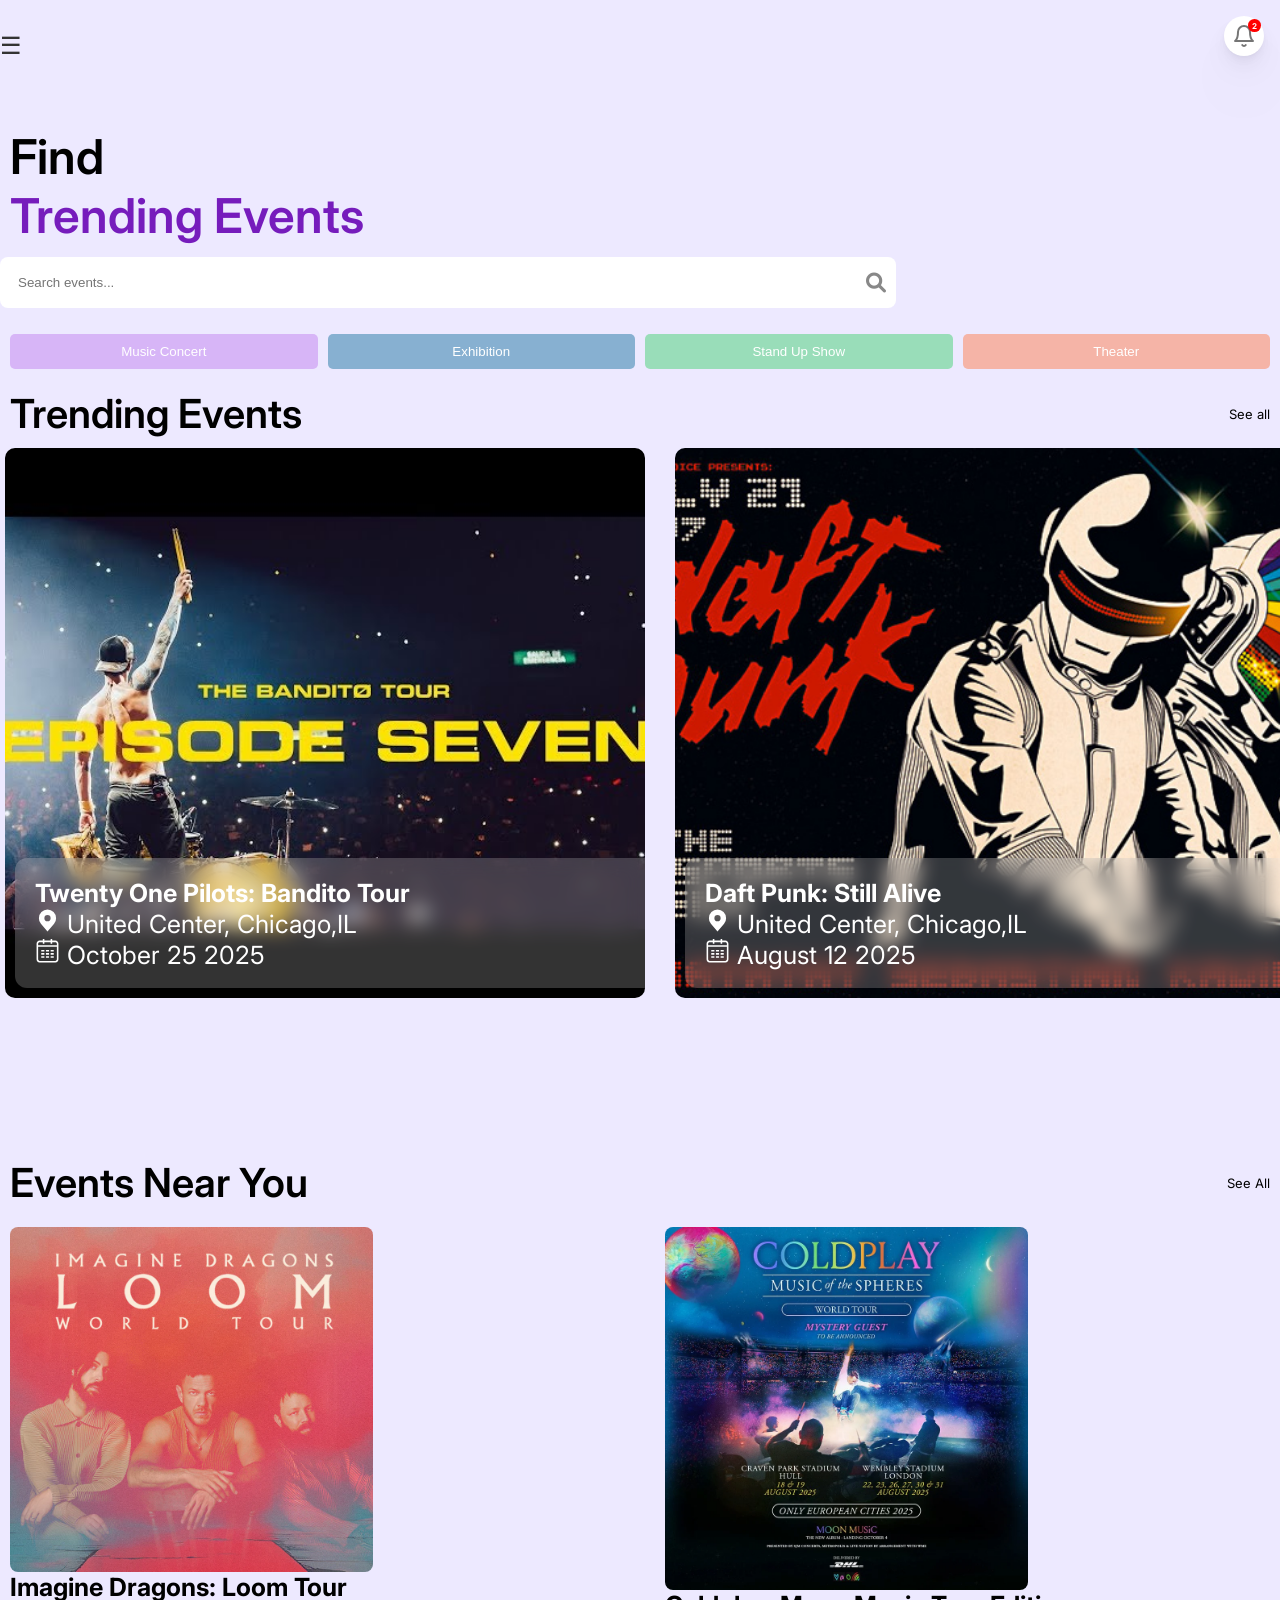
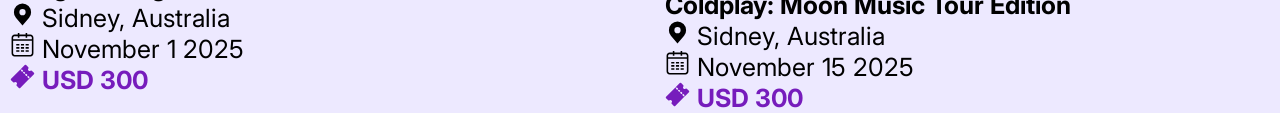
<file: index.html>
<!DOCTYPE html>
<html lang="en">
<head>
    <meta charset="UTF-8">
    <meta name="viewport" content="width=device-width, initial-scale=1.0">
    <link rel="stylesheet" href="css/styles-m.css">
    <link rel="stylesheet" href="css/nbutton.css">
    <link rel="stylesheet" href="https://cdnjs.cloudflare.com/ajax/libs/font-awesome/6.0.0-beta3/css/all.min.css">

    <title>Concert</title>
</head>
<body>
    <div class="header">
        <button class="menu-icon">☰</button>
        <div class="dropdown-area">
          <div class="notify-button">
            <svg xmlns="http://www.w3.org/2000/svg" width="24" height="24" viewBox="0 0 24 24" fill="none" stroke="#757575" stroke-width="2" stroke-linecap="round" stroke-linejoin="round" class="feather feather-bell"><path d="M18 8A6 6 0 0 0 6 8c0 7-3 9-3 9h18s-3-2-3-9"></path><path d="M13.73 21a2 2 0 0 1-3.46 0"></path></svg>
            <div class="notification-indicator">2</div>
          </div>
          <ul class="notify-area">
            <li>Example</li>
            <li>Other Example</li>
            <li>Click Outside to Close</li>
          </ul>
          <script src="./js/nbutton.js"></script>
        </div>
    </div>
    <div class="main-title">
      <h1>Find<span class="highligth"><br> Trending Events</span></h1>
     </div>
     <div class="search-bar">
      <input type="text" placeholder="Search events..." />
      <i class="fas fa-search"></i>
  </div>
  <div class="results"></div>
  <script src="./js/sbar.js"></script>
    <div class="results"></div> <!-- Contenedor para mostrar resultados -->
<div class="medio">
    <div id="menu" class="menu-container">
      <button class="category-btn" data-category="music" style="background-color:#d7b5f7 ;">Music Concert</button>
      <button class="category-btn" data-category="exhibition" style="background-color: #87b0d1;">Exhibition</button>
      <button class="category-btn" data-category="standup" style="background-color: #99ddb9;">Stand Up Show</button>
      <button class="category-btn" data-category="theater" style="background-color: #f5b4a7 ;">Theater</button>
      </div>

    <div class="mini-tittle">
      <h3>Trending Events</h3>
      <span class="seeall">See all</span>
    </div>  

    <div class="carousel">
      <div class="carousel-item"><img src="image/Topconcert1.jpg" alt="concert 1">
        <div class="text-overlay">
          <div>
            <a href="./pag1.html">
          <p><b>Twenty One Pilots: Bandito Tour</b></p>
          <p>
            <svg xmlns="http://www.w3.org/2000/svg" width="1em" height="1em" viewBox="0 0 32 32"><path fill="currentColor" d="M16 2A11.013 11.013 0 0 0 5 13a10.9 10.9 0 0 0 2.216 6.6s.3.395.349.452L16 30l8.439-9.953c.044-.053.345-.447.345-.447l.001-.003A10.9 10.9 0 0 0 27 13A11.013 11.013 0 0 0 16 2m0 15a4 4 0 1 1 4-4a4.005 4.005 0 0 1-4 4"/><circle cx="16" cy="13" r="4" fill="none"/></svg>
            United Center, Chicago,IL
          </p>
          <p>
            <svg xmlns="http://www.w3.org/2000/svg" width="1em" height="1em" viewBox="0 0 16 16"><path fill="currentColor" fill-rule="evenodd" d="M14 4v-.994C14 2.45 13.55 2 12.994 2H11v1h-1V2H6v1H5V2H3.006C2.45 2 2 2.45 2 3.006v9.988C2 13.55 2.45 14 3.006 14h9.988C13.55 14 14 13.55 14 12.994V5H2V4zm-3-3h1.994C14.102 1 15 1.897 15 3.006v9.988A2.005 2.005 0 0 1 12.994 15H3.006A2.005 2.005 0 0 1 1 12.994V3.006C1 1.898 1.897 1 3.006 1H5V0h1v1h4V0h1zM4 7h2v1H4zm3 0h2v1H7zm3 0h2v1h-2zM4 9h2v1H4zm3 0h2v1H7zm3 0h2v1h-2zm-6 2h2v1H4zm3 0h2v1H7zm3 0h2v1h-2z"/></svg>
            October 25 2025
          </p>
          </a>
        </div>
        <div>
          <p>Star from</p>
          <p><b>USD 400</b></p>
        </div>
         </div>
      </div>
       
      <div class="carousel-item"><img src="image/Daft-Punkconcert2.jpg" alt="concert2">
        <div class="text-overlay">
          <div>
          
          <p><b>Daft Punk: Still Alive</b></p>
          <p>
            <svg xmlns="http://www.w3.org/2000/svg" width="1em" height="1em" viewBox="0 0 32 32"><path fill="currentColor" d="M16 2A11.013 11.013 0 0 0 5 13a10.9 10.9 0 0 0 2.216 6.6s.3.395.349.452L16 30l8.439-9.953c.044-.053.345-.447.345-.447l.001-.003A10.9 10.9 0 0 0 27 13A11.013 11.013 0 0 0 16 2m0 15a4 4 0 1 1 4-4a4.005 4.005 0 0 1-4 4"/><circle cx="16" cy="13" r="4" fill="none"/></svg>
            United Center, Chicago,IL
          </p>
          <p>
            <svg xmlns="http://www.w3.org/2000/svg" width="1em" height="1em" viewBox="0 0 16 16"><path fill="currentColor" fill-rule="evenodd" d="M14 4v-.994C14 2.45 13.55 2 12.994 2H11v1h-1V2H6v1H5V2H3.006C2.45 2 2 2.45 2 3.006v9.988C2 13.55 2.45 14 3.006 14h9.988C13.55 14 14 13.55 14 12.994V5H2V4zm-3-3h1.994C14.102 1 15 1.897 15 3.006v9.988A2.005 2.005 0 0 1 12.994 15H3.006A2.005 2.005 0 0 1 1 12.994V3.006C1 1.898 1.897 1 3.006 1H5V0h1v1h4V0h1zM4 7h2v1H4zm3 0h2v1H7zm3 0h2v1h-2zM4 9h2v1H4zm3 0h2v1H7zm3 0h2v1h-2zm-6 2h2v1H4zm3 0h2v1H7zm3 0h2v1h-2z"/></svg>
            August 12 2025
          </p>
          
        </div>
        <div>
          <p>Star from</p>
          <p><b>USD 700</b></p>
        </div>
         </div>
      </div>
      <div class="carousel-item"><img src="image/museconcert3.webp" alt="concert3">
        <div class="text-overlay">
          <div>
            
          <p><b>Muse: Wordl Tour</b></p>
          <p>
            <svg xmlns="http://www.w3.org/2000/svg" width="1em" height="1em" viewBox="0 0 32 32"><path fill="currentColor" d="M16 2A11.013 11.013 0 0 0 5 13a10.9 10.9 0 0 0 2.216 6.6s.3.395.349.452L16 30l8.439-9.953c.044-.053.345-.447.345-.447l.001-.003A10.9 10.9 0 0 0 27 13A11.013 11.013 0 0 0 16 2m0 15a4 4 0 1 1 4-4a4.005 4.005 0 0 1-4 4"/><circle cx="16" cy="13" r="4" fill="none"/></svg>
            United Center, Chicago,IL
          </p>
          <p>
            <svg xmlns="http://www.w3.org/2000/svg" width="1em" height="1em" viewBox="0 0 16 16"><path fill="currentColor" fill-rule="evenodd" d="M14 4v-.994C14 2.45 13.55 2 12.994 2H11v1h-1V2H6v1H5V2H3.006C2.45 2 2 2.45 2 3.006v9.988C2 13.55 2.45 14 3.006 14h9.988C13.55 14 14 13.55 14 12.994V5H2V4zm-3-3h1.994C14.102 1 15 1.897 15 3.006v9.988A2.005 2.005 0 0 1 12.994 15H3.006A2.005 2.005 0 0 1 1 12.994V3.006C1 1.898 1.897 1 3.006 1H5V0h1v1h4V0h1zM4 7h2v1H4zm3 0h2v1H7zm3 0h2v1h-2zM4 9h2v1H4zm3 0h2v1H7zm3 0h2v1h-2zm-6 2h2v1H4zm3 0h2v1H7zm3 0h2v1h-2z"/></svg>
            september 02 2025
          </p>
          
        </div>
        <div>
          <p>Star from</p>
          <p><b>USD 350</b></p>
        </div>
         </div>
      </div>
      <div class="carousel-item"><img src="image/arctic_monkeysCONCERT4.jpg" alt="concert4">
        <div class="text-overlay">
          <div>
            
          <p><b>Artic Monkeys: European Tour</b></p>
          <p>
            <svg xmlns="http://www.w3.org/2000/svg" width="1em" height="1em" viewBox="0 0 32 32"><path fill="currentColor" d="M16 2A11.013 11.013 0 0 0 5 13a10.9 10.9 0 0 0 2.216 6.6s.3.395.349.452L16 30l8.439-9.953c.044-.053.345-.447.345-.447l.001-.003A10.9 10.9 0 0 0 27 13A11.013 11.013 0 0 0 16 2m0 15a4 4 0 1 1 4-4a4.005 4.005 0 0 1-4 4"/><circle cx="16" cy="13" r="4" fill="none"/></svg>
            United Center, Chicago,IL
          </p>
          <p>
            <svg xmlns="http://www.w3.org/2000/svg" width="1em" height="1em" viewBox="0 0 16 16"><path fill="currentColor" fill-rule="evenodd" d="M14 4v-.994C14 2.45 13.55 2 12.994 2H11v1h-1V2H6v1H5V2H3.006C2.45 2 2 2.45 2 3.006v9.988C2 13.55 2.45 14 3.006 14h9.988C13.55 14 14 13.55 14 12.994V5H2V4zm-3-3h1.994C14.102 1 15 1.897 15 3.006v9.988A2.005 2.005 0 0 1 12.994 15H3.006A2.005 2.005 0 0 1 1 12.994V3.006C1 1.898 1.897 1 3.006 1H5V0h1v1h4V0h1zM4 7h2v1H4zm3 0h2v1H7zm3 0h2v1h-2zM4 9h2v1H4zm3 0h2v1H7zm3 0h2v1h-2zm-6 2h2v1H4zm3 0h2v1H7zm3 0h2v1h-2z"/></svg>
            May 22 2025
          </p>
          
        </div>
        <div>
          <p>Star from</p>
          <p><b>USD 450</b></p>
        </div>
         </div>
        </div>
      <div class="carousel-item"><img src="image/zoeconcert5.png" alt="">
        <div class="text-overlay">
          <div>
            
          <p><b>Zoé: Latam Tour</b></p>
          <p>
            <svg xmlns="http://www.w3.org/2000/svg" width="1em" height="1em" viewBox="0 0 32 32"><path fill="currentColor" d="M16 2A11.013 11.013 0 0 0 5 13a10.9 10.9 0 0 0 2.216 6.6s.3.395.349.452L16 30l8.439-9.953c.044-.053.345-.447.345-.447l.001-.003A10.9 10.9 0 0 0 27 13A11.013 11.013 0 0 0 16 2m0 15a4 4 0 1 1 4-4a4.005 4.005 0 0 1-4 4"/><circle cx="16" cy="13" r="4" fill="none"/></svg>
            United Center, Chicago,IL
          </p>
          <p>
            <svg xmlns="http://www.w3.org/2000/svg" width="1em" height="1em" viewBox="0 0 16 16"><path fill="currentColor" fill-rule="evenodd" d="M14 4v-.994C14 2.45 13.55 2 12.994 2H11v1h-1V2H6v1H5V2H3.006C2.45 2 2 2.45 2 3.006v9.988C2 13.55 2.45 14 3.006 14h9.988C13.55 14 14 13.55 14 12.994V5H2V4zm-3-3h1.994C14.102 1 15 1.897 15 3.006v9.988A2.005 2.005 0 0 1 12.994 15H3.006A2.005 2.005 0 0 1 1 12.994V3.006C1 1.898 1.897 1 3.006 1H5V0h1v1h4V0h1zM4 7h2v1H4zm3 0h2v1H7zm3 0h2v1h-2zM4 9h2v1H4zm3 0h2v1H7zm3 0h2v1h-2zm-6 2h2v1H4zm3 0h2v1H7zm3 0h2v1h-2z"/></svg>
            june 04 2025
          </p>
          
        </div>
        <div>
          <p>Star from</p>
          <p><b>USD 250</b></p>
        </div>
         </div>
      </div> 
    </div>
  </div>
  <div class="medio">
    <div class="mini-tittle">
      <h3>Events Near You</h3>
      <span class="seeall">See All</span>
    </div>
  </div>
  <div class="bottom">
    <div class="left">
      <img src="image/imgl" alt="l1">
      <p><b>Imagine Dragons: Loom Tour</b></p>
      <p>
        <svg xmlns="http://www.w3.org/2000/svg" width="1em" height="1em" viewBox="0 0 32 32"><path fill="currentColor" d="M16 2A11.013 11.013 0 0 0 5 13a10.9 10.9 0 0 0 2.216 6.6s.3.395.349.452L16 30l8.439-9.953c.044-.053.345-.447.345-.447l.001-.003A10.9 10.9 0 0 0 27 13A11.013 11.013 0 0 0 16 2m0 15a4 4 0 1 1 4-4a4.005 4.005 0 0 1-4 4"/><circle cx="16" cy="13" r="4" fill="none"/></svg>
        Sidney, Australia
      </p>
      <p>
        <svg xmlns="http://www.w3.org/2000/svg" width="1em" height="1em" viewBox="0 0 16 16"><path fill="currentColor" fill-rule="evenodd" d="M14 4v-.994C14 2.45 13.55 2 12.994 2H11v1h-1V2H6v1H5V2H3.006C2.45 2 2 2.45 2 3.006v9.988C2 13.55 2.45 14 3.006 14h9.988C13.55 14 14 13.55 14 12.994V5H2V4zm-3-3h1.994C14.102 1 15 1.897 15 3.006v9.988A2.005 2.005 0 0 1 12.994 15H3.006A2.005 2.005 0 0 1 1 12.994V3.006C1 1.898 1.897 1 3.006 1H5V0h1v1h4V0h1zM4 7h2v1H4zm3 0h2v1H7zm3 0h2v1h-2zM4 9h2v1H4zm3 0h2v1H7zm3 0h2v1h-2zm-6 2h2v1H4zm3 0h2v1H7zm3 0h2v1h-2z"/></svg>
        November 1 2025
      </p>
      <p class="highligth">
        <svg xmlns="http://www.w3.org/2000/svg" width="1em" height="1em" viewBox="0 0 512 512"><path fill="#761CBC" d="m490.18 181.4l-44.13-44.13a20 20 0 0 0-27-1a30.81 30.81 0 0 1-41.68-1.6a30.81 30.81 0 0 1-1.6-41.67a20 20 0 0 0-1-27L330.6 21.82a19.91 19.91 0 0 0-28.13 0l-70.35 70.34a39.9 39.9 0 0 0-9.57 15.5a7.71 7.71 0 0 1-4.83 4.83a39.8 39.8 0 0 0-15.5 9.58l-180.4 180.4a19.91 19.91 0 0 0 0 28.13L66 374.73a20 20 0 0 0 27 1a30.69 30.69 0 0 1 43.28 43.28a20 20 0 0 0 1 27l44.13 44.13a19.91 19.91 0 0 0 28.13 0l180.4-180.4a39.8 39.8 0 0 0 9.58-15.49a7.69 7.69 0 0 1 4.84-4.84a39.84 39.84 0 0 0 15.49-9.57l70.34-70.35a19.91 19.91 0 0 0-.01-28.09m-228.37-29.65a16 16 0 0 1-22.63 0l-11.51-11.51a16 16 0 0 1 22.63-22.62l11.51 11.5a16 16 0 0 1 0 22.63m44 44a16 16 0 0 1-22.62 0l-11-11a16 16 0 1 1 22.63-22.63l11 11a16 16 0 0 1 .01 22.66Zm44 44a16 16 0 0 1-22.63 0l-11-11a16 16 0 0 1 22.63-22.62l11 11a16 16 0 0 1 .05 22.67Zm44.43 44.54a16 16 0 0 1-22.63 0l-11.44-11.5a16 16 0 1 1 22.68-22.57l11.45 11.49a16 16 0 0 1-.01 22.63Z"/></svg>
        <b>USD 300</b>
      </p>
    </div>
    <div class="left">
      <img src="image/coldplay-concert.webp" alt="l1">
      <p><b>Coldplay: Moon Music Tour Edition</b></p>
      <p>
        <svg xmlns="http://www.w3.org/2000/svg" width="1em" height="1em" viewBox="0 0 32 32"><path fill="currentColor" d="M16 2A11.013 11.013 0 0 0 5 13a10.9 10.9 0 0 0 2.216 6.6s.3.395.349.452L16 30l8.439-9.953c.044-.053.345-.447.345-.447l.001-.003A10.9 10.9 0 0 0 27 13A11.013 11.013 0 0 0 16 2m0 15a4 4 0 1 1 4-4a4.005 4.005 0 0 1-4 4"/><circle cx="16" cy="13" r="4" fill="none"/></svg>
        Sidney, Australia
      </p>
      <p>
        <svg xmlns="http://www.w3.org/2000/svg" width="1em" height="1em" viewBox="0 0 16 16"><path fill="currentColor" fill-rule="evenodd" d="M14 4v-.994C14 2.45 13.55 2 12.994 2H11v1h-1V2H6v1H5V2H3.006C2.45 2 2 2.45 2 3.006v9.988C2 13.55 2.45 14 3.006 14h9.988C13.55 14 14 13.55 14 12.994V5H2V4zm-3-3h1.994C14.102 1 15 1.897 15 3.006v9.988A2.005 2.005 0 0 1 12.994 15H3.006A2.005 2.005 0 0 1 1 12.994V3.006C1 1.898 1.897 1 3.006 1H5V0h1v1h4V0h1zM4 7h2v1H4zm3 0h2v1H7zm3 0h2v1h-2zM4 9h2v1H4zm3 0h2v1H7zm3 0h2v1h-2zm-6 2h2v1H4zm3 0h2v1H7zm3 0h2v1h-2z"/></svg>
        November 15 2025
      </p>
      <p class="highligth">
        <svg xmlns="http://www.w3.org/2000/svg" width="1em" height="1em" viewBox="0 0 512 512"><path fill="#761CBC" d="m490.18 181.4l-44.13-44.13a20 20 0 0 0-27-1a30.81 30.81 0 0 1-41.68-1.6a30.81 30.81 0 0 1-1.6-41.67a20 20 0 0 0-1-27L330.6 21.82a19.91 19.91 0 0 0-28.13 0l-70.35 70.34a39.9 39.9 0 0 0-9.57 15.5a7.71 7.71 0 0 1-4.83 4.83a39.8 39.8 0 0 0-15.5 9.58l-180.4 180.4a19.91 19.91 0 0 0 0 28.13L66 374.73a20 20 0 0 0 27 1a30.69 30.69 0 0 1 43.28 43.28a20 20 0 0 0 1 27l44.13 44.13a19.91 19.91 0 0 0 28.13 0l180.4-180.4a39.8 39.8 0 0 0 9.58-15.49a7.69 7.69 0 0 1 4.84-4.84a39.84 39.84 0 0 0 15.49-9.57l70.34-70.35a19.91 19.91 0 0 0-.01-28.09m-228.37-29.65a16 16 0 0 1-22.63 0l-11.51-11.51a16 16 0 0 1 22.63-22.62l11.51 11.5a16 16 0 0 1 0 22.63m44 44a16 16 0 0 1-22.62 0l-11-11a16 16 0 1 1 22.63-22.63l11 11a16 16 0 0 1 .01 22.66Zm44 44a16 16 0 0 1-22.63 0l-11-11a16 16 0 0 1 22.63-22.62l11 11a16 16 0 0 1 .05 22.67Zm44.43 44.54a16 16 0 0 1-22.63 0l-11.44-11.5a16 16 0 1 1 22.68-22.57l11.45 11.49a16 16 0 0 1-.01 22.63Z"/></svg>
        <b>USD 300</b>
      </p>
  </div>

  </div>
</body>
</html>
</file>
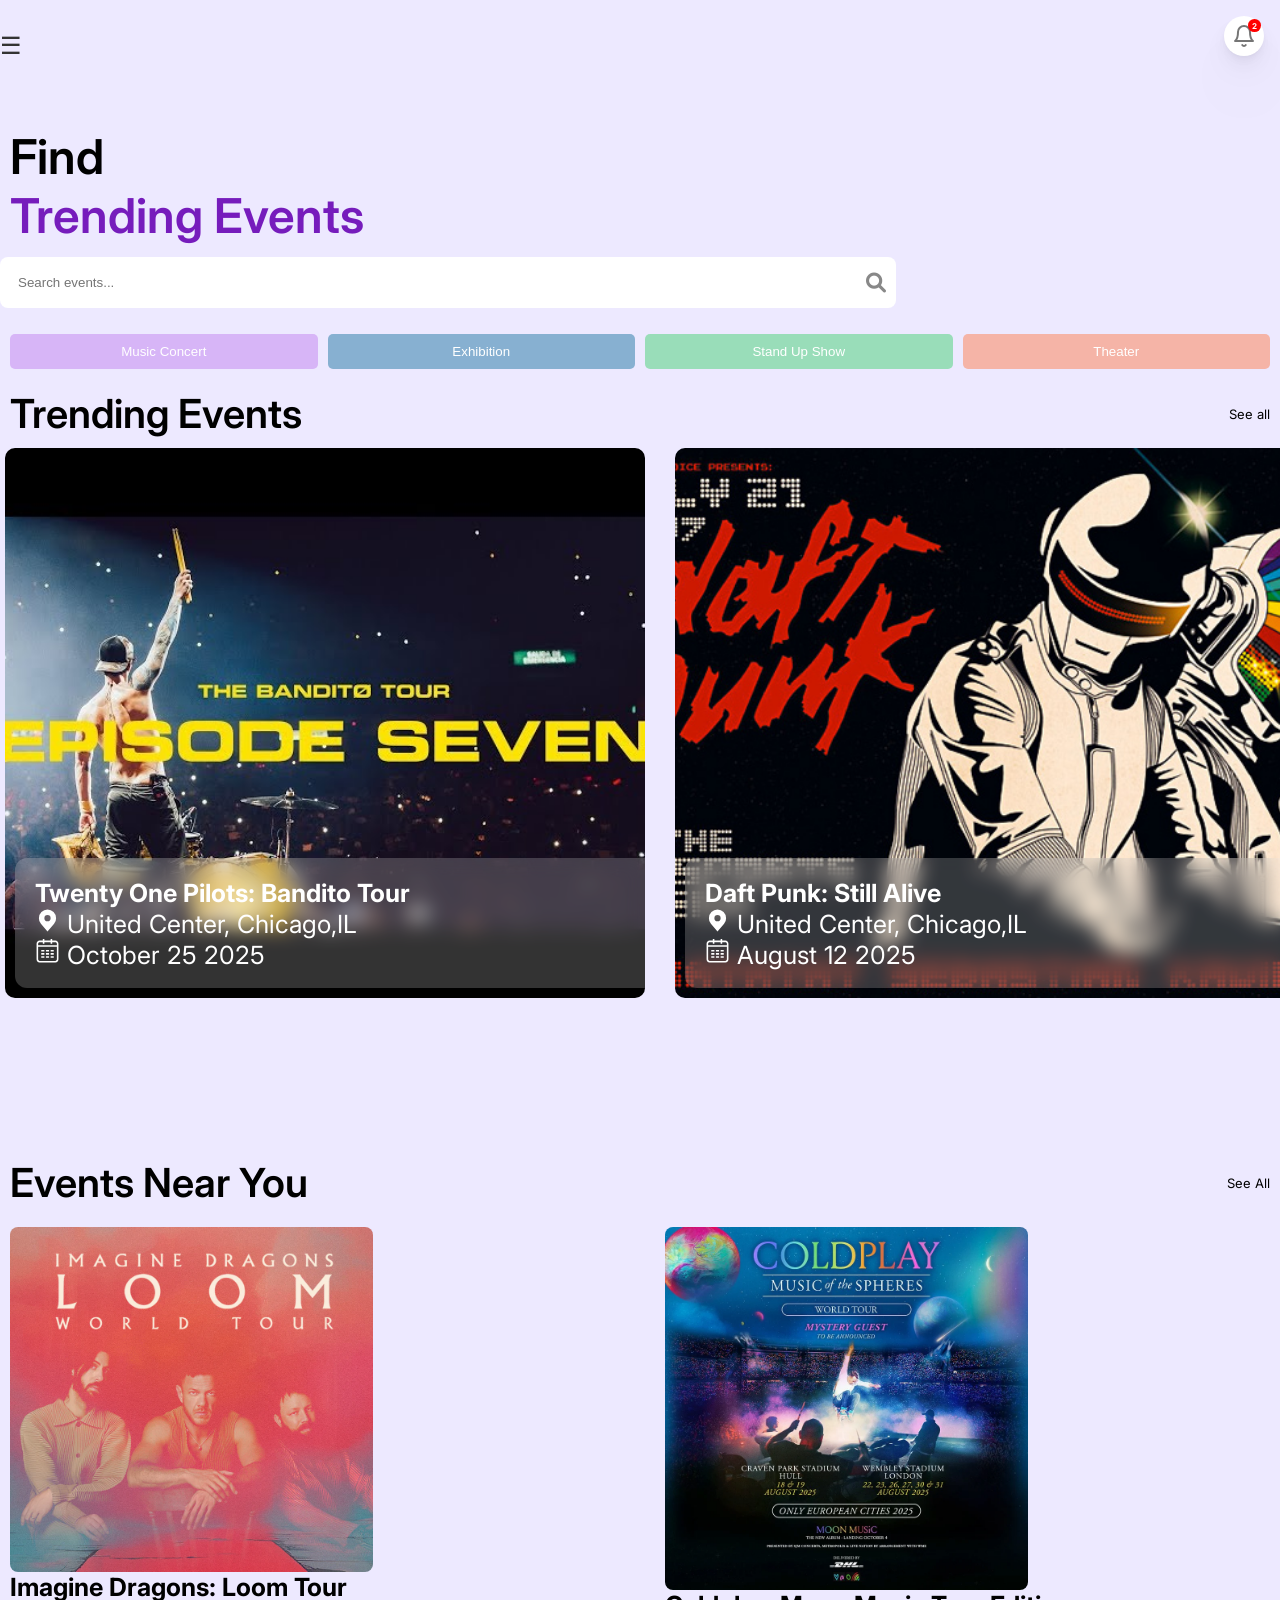
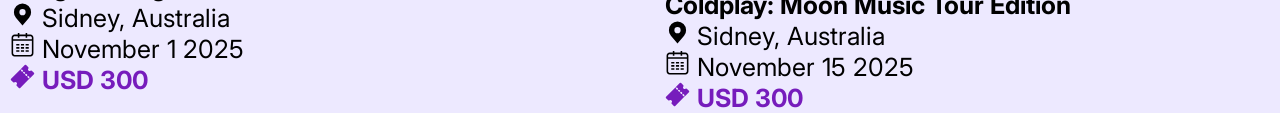
<file: proyecto html/index.html>
<!DOCTYPE html>
<html lang="en">
<head>
    <meta charset="UTF-8">
    <meta name="viewport" content="width=device-width, initial-scale=1.0">
    <link rel="stylesheet" href="css/styles-m.css">
    <link rel="stylesheet" href="css/nbutton.css">
    <link rel="stylesheet" href="https://cdnjs.cloudflare.com/ajax/libs/font-awesome/6.0.0-beta3/css/all.min.css">

    <title>Concert</title>
</head>
<body>
    <div class="header">
        <button class="menu-icon">☰</button>
        <div class="dropdown-area">
          <div class="notify-button">
            <svg xmlns="http://www.w3.org/2000/svg" width="24" height="24" viewBox="0 0 24 24" fill="none" stroke="#757575" stroke-width="2" stroke-linecap="round" stroke-linejoin="round" class="feather feather-bell"><path d="M18 8A6 6 0 0 0 6 8c0 7-3 9-3 9h18s-3-2-3-9"></path><path d="M13.73 21a2 2 0 0 1-3.46 0"></path></svg>
            <div class="notification-indicator">2</div>
          </div>
          <ul class="notify-area">
            <li>Example</li>
            <li>Other Example</li>
            <li>Click Outside to Close</li>
          </ul>
          <script src="./js/nbutton.js"></script>
        </div>
    </div>
    <div class="main-title">
      <h1>Find<span class="highligth"><br> Trending Events</span></h1>
     </div>
     <div class="search-bar">
      <input type="text" placeholder="Search events..." />
      <i class="fas fa-search"></i>
  </div>
  <div class="results"></div>
  <script src="/proyecto html/js/sbar.js"></script>
    <div class="results"></div> <!-- Contenedor para mostrar resultados -->
<div class="medio">
    <div id="menu" class="menu-container">
      <button class="category-btn" data-category="music" style="background-color:#d7b5f7 ;">Music Concert</button>
      <button class="category-btn" data-category="exhibition" style="background-color: #87b0d1;">Exhibition</button>
      <button class="category-btn" data-category="standup" style="background-color: #99ddb9;">Stand Up Show</button>
      <button class="category-btn" data-category="theater" style="background-color: #f5b4a7 ;">Theater</button>
      </div>

    <div class="mini-tittle">
      <h3>Trending Events</h3>
      <span class="seeall">See all</span>
    </div>  

    <div class="carousel">
      <div class="carousel-item"><img src="image/Topconcert1.jpg" alt="concert 1">
        <div class="text-overlay">
          <div>
            <a href="/proyecto html/pag1.html">
          <p><b>Twenty One Pilots: Bandito Tour</b></p>
          <p>
            <svg xmlns="http://www.w3.org/2000/svg" width="1em" height="1em" viewBox="0 0 32 32"><path fill="currentColor" d="M16 2A11.013 11.013 0 0 0 5 13a10.9 10.9 0 0 0 2.216 6.6s.3.395.349.452L16 30l8.439-9.953c.044-.053.345-.447.345-.447l.001-.003A10.9 10.9 0 0 0 27 13A11.013 11.013 0 0 0 16 2m0 15a4 4 0 1 1 4-4a4.005 4.005 0 0 1-4 4"/><circle cx="16" cy="13" r="4" fill="none"/></svg>
            United Center, Chicago,IL
          </p>
          <p>
            <svg xmlns="http://www.w3.org/2000/svg" width="1em" height="1em" viewBox="0 0 16 16"><path fill="currentColor" fill-rule="evenodd" d="M14 4v-.994C14 2.45 13.55 2 12.994 2H11v1h-1V2H6v1H5V2H3.006C2.45 2 2 2.45 2 3.006v9.988C2 13.55 2.45 14 3.006 14h9.988C13.55 14 14 13.55 14 12.994V5H2V4zm-3-3h1.994C14.102 1 15 1.897 15 3.006v9.988A2.005 2.005 0 0 1 12.994 15H3.006A2.005 2.005 0 0 1 1 12.994V3.006C1 1.898 1.897 1 3.006 1H5V0h1v1h4V0h1zM4 7h2v1H4zm3 0h2v1H7zm3 0h2v1h-2zM4 9h2v1H4zm3 0h2v1H7zm3 0h2v1h-2zm-6 2h2v1H4zm3 0h2v1H7zm3 0h2v1h-2z"/></svg>
            October 25 2025
          </p>
          </a>
        </div>
        <div>
          <p>Star from</p>
          <p><b>USD 400</b></p>
        </div>
         </div>
      </div>
       
      <div class="carousel-item"><img src="image/Daft-Punkconcert2.jpg" alt="concert2">
        <div class="text-overlay">
          <div>
          
          <p><b>Daft Punk: Still Alive</b></p>
          <p>
            <svg xmlns="http://www.w3.org/2000/svg" width="1em" height="1em" viewBox="0 0 32 32"><path fill="currentColor" d="M16 2A11.013 11.013 0 0 0 5 13a10.9 10.9 0 0 0 2.216 6.6s.3.395.349.452L16 30l8.439-9.953c.044-.053.345-.447.345-.447l.001-.003A10.9 10.9 0 0 0 27 13A11.013 11.013 0 0 0 16 2m0 15a4 4 0 1 1 4-4a4.005 4.005 0 0 1-4 4"/><circle cx="16" cy="13" r="4" fill="none"/></svg>
            United Center, Chicago,IL
          </p>
          <p>
            <svg xmlns="http://www.w3.org/2000/svg" width="1em" height="1em" viewBox="0 0 16 16"><path fill="currentColor" fill-rule="evenodd" d="M14 4v-.994C14 2.45 13.55 2 12.994 2H11v1h-1V2H6v1H5V2H3.006C2.45 2 2 2.45 2 3.006v9.988C2 13.55 2.45 14 3.006 14h9.988C13.55 14 14 13.55 14 12.994V5H2V4zm-3-3h1.994C14.102 1 15 1.897 15 3.006v9.988A2.005 2.005 0 0 1 12.994 15H3.006A2.005 2.005 0 0 1 1 12.994V3.006C1 1.898 1.897 1 3.006 1H5V0h1v1h4V0h1zM4 7h2v1H4zm3 0h2v1H7zm3 0h2v1h-2zM4 9h2v1H4zm3 0h2v1H7zm3 0h2v1h-2zm-6 2h2v1H4zm3 0h2v1H7zm3 0h2v1h-2z"/></svg>
            August 12 2025
          </p>
          
        </div>
        <div>
          <p>Star from</p>
          <p><b>USD 700</b></p>
        </div>
         </div>
      </div>
      <div class="carousel-item"><img src="image/museconcert3.webp" alt="concert3">
        <div class="text-overlay">
          <div>
            
          <p><b>Muse: Wordl Tour</b></p>
          <p>
            <svg xmlns="http://www.w3.org/2000/svg" width="1em" height="1em" viewBox="0 0 32 32"><path fill="currentColor" d="M16 2A11.013 11.013 0 0 0 5 13a10.9 10.9 0 0 0 2.216 6.6s.3.395.349.452L16 30l8.439-9.953c.044-.053.345-.447.345-.447l.001-.003A10.9 10.9 0 0 0 27 13A11.013 11.013 0 0 0 16 2m0 15a4 4 0 1 1 4-4a4.005 4.005 0 0 1-4 4"/><circle cx="16" cy="13" r="4" fill="none"/></svg>
            United Center, Chicago,IL
          </p>
          <p>
            <svg xmlns="http://www.w3.org/2000/svg" width="1em" height="1em" viewBox="0 0 16 16"><path fill="currentColor" fill-rule="evenodd" d="M14 4v-.994C14 2.45 13.55 2 12.994 2H11v1h-1V2H6v1H5V2H3.006C2.45 2 2 2.45 2 3.006v9.988C2 13.55 2.45 14 3.006 14h9.988C13.55 14 14 13.55 14 12.994V5H2V4zm-3-3h1.994C14.102 1 15 1.897 15 3.006v9.988A2.005 2.005 0 0 1 12.994 15H3.006A2.005 2.005 0 0 1 1 12.994V3.006C1 1.898 1.897 1 3.006 1H5V0h1v1h4V0h1zM4 7h2v1H4zm3 0h2v1H7zm3 0h2v1h-2zM4 9h2v1H4zm3 0h2v1H7zm3 0h2v1h-2zm-6 2h2v1H4zm3 0h2v1H7zm3 0h2v1h-2z"/></svg>
            september 02 2025
          </p>
          
        </div>
        <div>
          <p>Star from</p>
          <p><b>USD 350</b></p>
        </div>
         </div>
      </div>
      <div class="carousel-item"><img src="image/arctic_monkeysCONCERT4.jpg" alt="concert4">
        <div class="text-overlay">
          <div>
            
          <p><b>Artic Monkeys: European Tour</b></p>
          <p>
            <svg xmlns="http://www.w3.org/2000/svg" width="1em" height="1em" viewBox="0 0 32 32"><path fill="currentColor" d="M16 2A11.013 11.013 0 0 0 5 13a10.9 10.9 0 0 0 2.216 6.6s.3.395.349.452L16 30l8.439-9.953c.044-.053.345-.447.345-.447l.001-.003A10.9 10.9 0 0 0 27 13A11.013 11.013 0 0 0 16 2m0 15a4 4 0 1 1 4-4a4.005 4.005 0 0 1-4 4"/><circle cx="16" cy="13" r="4" fill="none"/></svg>
            United Center, Chicago,IL
          </p>
          <p>
            <svg xmlns="http://www.w3.org/2000/svg" width="1em" height="1em" viewBox="0 0 16 16"><path fill="currentColor" fill-rule="evenodd" d="M14 4v-.994C14 2.45 13.55 2 12.994 2H11v1h-1V2H6v1H5V2H3.006C2.45 2 2 2.45 2 3.006v9.988C2 13.55 2.45 14 3.006 14h9.988C13.55 14 14 13.55 14 12.994V5H2V4zm-3-3h1.994C14.102 1 15 1.897 15 3.006v9.988A2.005 2.005 0 0 1 12.994 15H3.006A2.005 2.005 0 0 1 1 12.994V3.006C1 1.898 1.897 1 3.006 1H5V0h1v1h4V0h1zM4 7h2v1H4zm3 0h2v1H7zm3 0h2v1h-2zM4 9h2v1H4zm3 0h2v1H7zm3 0h2v1h-2zm-6 2h2v1H4zm3 0h2v1H7zm3 0h2v1h-2z"/></svg>
            May 22 2025
          </p>
          
        </div>
        <div>
          <p>Star from</p>
          <p><b>USD 450</b></p>
        </div>
         </div>
        </div>
      <div class="carousel-item"><img src="image/zoeconcert5.png" alt="">
        <div class="text-overlay">
          <div>
            
          <p><b>Zoé: Latam Tour</b></p>
          <p>
            <svg xmlns="http://www.w3.org/2000/svg" width="1em" height="1em" viewBox="0 0 32 32"><path fill="currentColor" d="M16 2A11.013 11.013 0 0 0 5 13a10.9 10.9 0 0 0 2.216 6.6s.3.395.349.452L16 30l8.439-9.953c.044-.053.345-.447.345-.447l.001-.003A10.9 10.9 0 0 0 27 13A11.013 11.013 0 0 0 16 2m0 15a4 4 0 1 1 4-4a4.005 4.005 0 0 1-4 4"/><circle cx="16" cy="13" r="4" fill="none"/></svg>
            United Center, Chicago,IL
          </p>
          <p>
            <svg xmlns="http://www.w3.org/2000/svg" width="1em" height="1em" viewBox="0 0 16 16"><path fill="currentColor" fill-rule="evenodd" d="M14 4v-.994C14 2.45 13.55 2 12.994 2H11v1h-1V2H6v1H5V2H3.006C2.45 2 2 2.45 2 3.006v9.988C2 13.55 2.45 14 3.006 14h9.988C13.55 14 14 13.55 14 12.994V5H2V4zm-3-3h1.994C14.102 1 15 1.897 15 3.006v9.988A2.005 2.005 0 0 1 12.994 15H3.006A2.005 2.005 0 0 1 1 12.994V3.006C1 1.898 1.897 1 3.006 1H5V0h1v1h4V0h1zM4 7h2v1H4zm3 0h2v1H7zm3 0h2v1h-2zM4 9h2v1H4zm3 0h2v1H7zm3 0h2v1h-2zm-6 2h2v1H4zm3 0h2v1H7zm3 0h2v1h-2z"/></svg>
            june 04 2025
          </p>
          
        </div>
        <div>
          <p>Star from</p>
          <p><b>USD 250</b></p>
        </div>
         </div>
      </div> 
    </div>
  </div>
  <div class="medio">
    <div class="mini-tittle">
      <h3>Events Near You</h3>
      <span class="seeall">See All</span>
    </div>
  </div>
  <div class="bottom">
    <div class="left">
      <img src="image/imgl" alt="l1">
      <p><b>Imagine Dragons: Loom Tour</b></p>
      <p>
        <svg xmlns="http://www.w3.org/2000/svg" width="1em" height="1em" viewBox="0 0 32 32"><path fill="currentColor" d="M16 2A11.013 11.013 0 0 0 5 13a10.9 10.9 0 0 0 2.216 6.6s.3.395.349.452L16 30l8.439-9.953c.044-.053.345-.447.345-.447l.001-.003A10.9 10.9 0 0 0 27 13A11.013 11.013 0 0 0 16 2m0 15a4 4 0 1 1 4-4a4.005 4.005 0 0 1-4 4"/><circle cx="16" cy="13" r="4" fill="none"/></svg>
        Sidney, Australia
      </p>
      <p>
        <svg xmlns="http://www.w3.org/2000/svg" width="1em" height="1em" viewBox="0 0 16 16"><path fill="currentColor" fill-rule="evenodd" d="M14 4v-.994C14 2.45 13.55 2 12.994 2H11v1h-1V2H6v1H5V2H3.006C2.45 2 2 2.45 2 3.006v9.988C2 13.55 2.45 14 3.006 14h9.988C13.55 14 14 13.55 14 12.994V5H2V4zm-3-3h1.994C14.102 1 15 1.897 15 3.006v9.988A2.005 2.005 0 0 1 12.994 15H3.006A2.005 2.005 0 0 1 1 12.994V3.006C1 1.898 1.897 1 3.006 1H5V0h1v1h4V0h1zM4 7h2v1H4zm3 0h2v1H7zm3 0h2v1h-2zM4 9h2v1H4zm3 0h2v1H7zm3 0h2v1h-2zm-6 2h2v1H4zm3 0h2v1H7zm3 0h2v1h-2z"/></svg>
        November 1 2025
      </p>
      <p class="highligth">
        <svg xmlns="http://www.w3.org/2000/svg" width="1em" height="1em" viewBox="0 0 512 512"><path fill="#761CBC" d="m490.18 181.4l-44.13-44.13a20 20 0 0 0-27-1a30.81 30.81 0 0 1-41.68-1.6a30.81 30.81 0 0 1-1.6-41.67a20 20 0 0 0-1-27L330.6 21.82a19.91 19.91 0 0 0-28.13 0l-70.35 70.34a39.9 39.9 0 0 0-9.57 15.5a7.71 7.71 0 0 1-4.83 4.83a39.8 39.8 0 0 0-15.5 9.58l-180.4 180.4a19.91 19.91 0 0 0 0 28.13L66 374.73a20 20 0 0 0 27 1a30.69 30.69 0 0 1 43.28 43.28a20 20 0 0 0 1 27l44.13 44.13a19.91 19.91 0 0 0 28.13 0l180.4-180.4a39.8 39.8 0 0 0 9.58-15.49a7.69 7.69 0 0 1 4.84-4.84a39.84 39.84 0 0 0 15.49-9.57l70.34-70.35a19.91 19.91 0 0 0-.01-28.09m-228.37-29.65a16 16 0 0 1-22.63 0l-11.51-11.51a16 16 0 0 1 22.63-22.62l11.51 11.5a16 16 0 0 1 0 22.63m44 44a16 16 0 0 1-22.62 0l-11-11a16 16 0 1 1 22.63-22.63l11 11a16 16 0 0 1 .01 22.66Zm44 44a16 16 0 0 1-22.63 0l-11-11a16 16 0 0 1 22.63-22.62l11 11a16 16 0 0 1 .05 22.67Zm44.43 44.54a16 16 0 0 1-22.63 0l-11.44-11.5a16 16 0 1 1 22.68-22.57l11.45 11.49a16 16 0 0 1-.01 22.63Z"/></svg>
        <b>USD 300</b>
      </p>
    </div>
    <div class="left">
      <img src="image/coldplay-concert.webp" alt="l1">
      <p><b>Coldplay: Moon Music Tour Edition</b></p>
      <p>
        <svg xmlns="http://www.w3.org/2000/svg" width="1em" height="1em" viewBox="0 0 32 32"><path fill="currentColor" d="M16 2A11.013 11.013 0 0 0 5 13a10.9 10.9 0 0 0 2.216 6.6s.3.395.349.452L16 30l8.439-9.953c.044-.053.345-.447.345-.447l.001-.003A10.9 10.9 0 0 0 27 13A11.013 11.013 0 0 0 16 2m0 15a4 4 0 1 1 4-4a4.005 4.005 0 0 1-4 4"/><circle cx="16" cy="13" r="4" fill="none"/></svg>
        Sidney, Australia
      </p>
      <p>
        <svg xmlns="http://www.w3.org/2000/svg" width="1em" height="1em" viewBox="0 0 16 16"><path fill="currentColor" fill-rule="evenodd" d="M14 4v-.994C14 2.45 13.55 2 12.994 2H11v1h-1V2H6v1H5V2H3.006C2.45 2 2 2.45 2 3.006v9.988C2 13.55 2.45 14 3.006 14h9.988C13.55 14 14 13.55 14 12.994V5H2V4zm-3-3h1.994C14.102 1 15 1.897 15 3.006v9.988A2.005 2.005 0 0 1 12.994 15H3.006A2.005 2.005 0 0 1 1 12.994V3.006C1 1.898 1.897 1 3.006 1H5V0h1v1h4V0h1zM4 7h2v1H4zm3 0h2v1H7zm3 0h2v1h-2zM4 9h2v1H4zm3 0h2v1H7zm3 0h2v1h-2zm-6 2h2v1H4zm3 0h2v1H7zm3 0h2v1h-2z"/></svg>
        November 15 2025
      </p>
      <p class="highligth">
        <svg xmlns="http://www.w3.org/2000/svg" width="1em" height="1em" viewBox="0 0 512 512"><path fill="#761CBC" d="m490.18 181.4l-44.13-44.13a20 20 0 0 0-27-1a30.81 30.81 0 0 1-41.68-1.6a30.81 30.81 0 0 1-1.6-41.67a20 20 0 0 0-1-27L330.6 21.82a19.91 19.91 0 0 0-28.13 0l-70.35 70.34a39.9 39.9 0 0 0-9.57 15.5a7.71 7.71 0 0 1-4.83 4.83a39.8 39.8 0 0 0-15.5 9.58l-180.4 180.4a19.91 19.91 0 0 0 0 28.13L66 374.73a20 20 0 0 0 27 1a30.69 30.69 0 0 1 43.28 43.28a20 20 0 0 0 1 27l44.13 44.13a19.91 19.91 0 0 0 28.13 0l180.4-180.4a39.8 39.8 0 0 0 9.58-15.49a7.69 7.69 0 0 1 4.84-4.84a39.84 39.84 0 0 0 15.49-9.57l70.34-70.35a19.91 19.91 0 0 0-.01-28.09m-228.37-29.65a16 16 0 0 1-22.63 0l-11.51-11.51a16 16 0 0 1 22.63-22.62l11.51 11.5a16 16 0 0 1 0 22.63m44 44a16 16 0 0 1-22.62 0l-11-11a16 16 0 1 1 22.63-22.63l11 11a16 16 0 0 1 .01 22.66Zm44 44a16 16 0 0 1-22.63 0l-11-11a16 16 0 0 1 22.63-22.62l11 11a16 16 0 0 1 .05 22.67Zm44.43 44.54a16 16 0 0 1-22.63 0l-11.44-11.5a16 16 0 1 1 22.68-22.57l11.45 11.49a16 16 0 0 1-.01 22.63Z"/></svg>
        <b>USD 300</b>
      </p>
  </div>

  </div>
</body>
</html>
</file>
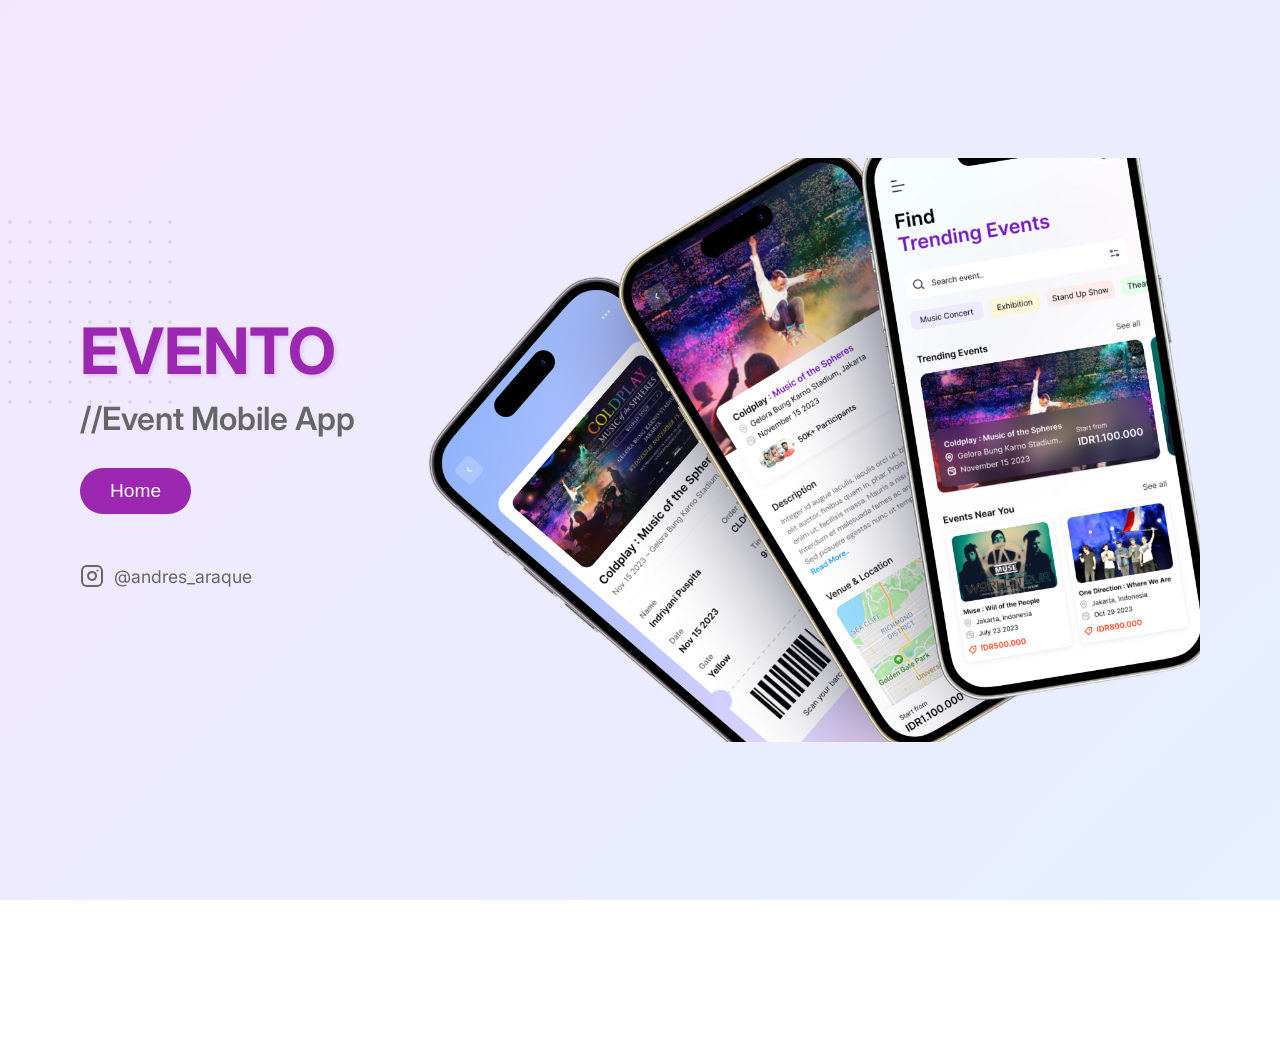
<file: cover.html>
<!DOCTYPE html>
<html lang="en">
<head>
    <meta charset="UTF-8">
    <meta name="viewport" content="width=device-width, initial-scale=1.0">
    <title>EVENTO - Event Mobile App</title>
    <link rel="stylesheet" href="css/cover.css">
</head>
<body>
    <div class="container">
        <div class="left-content">
            <div class="dots-pattern"></div>
            <h1>EVENTO</h1>
            <h2>//Event Mobile App</h2>
            <a href="index.html">
            <button class="home-btn">Home</button>
            </a>
            <div class="social">
                <svg xmlns="http://www.w3.org/2000/svg" width="24" height="24" viewBox="0 0 24 24" fill="none" stroke="currentColor" stroke-width="2" stroke-linecap="round" stroke-linejoin="round" class="instagram-icon">
                    <rect x="2" y="2" width="20" height="20" rx="5" ry="5"></rect>
                    <path d="M16 11.37A4 4 0 1 1 12.63 8 4 4 0 0 1 16 11.37z"></path>
                    <line x1="17.5" y1="6.5" x2="17.51" y2="6.5"></line>
                </svg>
                <a href="https://www.instagram.com/andresw_1822/" class="instagram-link">@andres_araque</a>
            </div>
        </div>
        <div class="right-content">
            <img src="image/coverp-Photoroom.png" 
             srcset="image/coverp-Photoroom.png 1024w, image/coverp-Photoroom.png 640w" 
             sizes="(max-width: 600px) 50vw, 50vw" 
             alt="Descripción de la imagen">
        </div>
    </div>
</body>
</html>
</file>
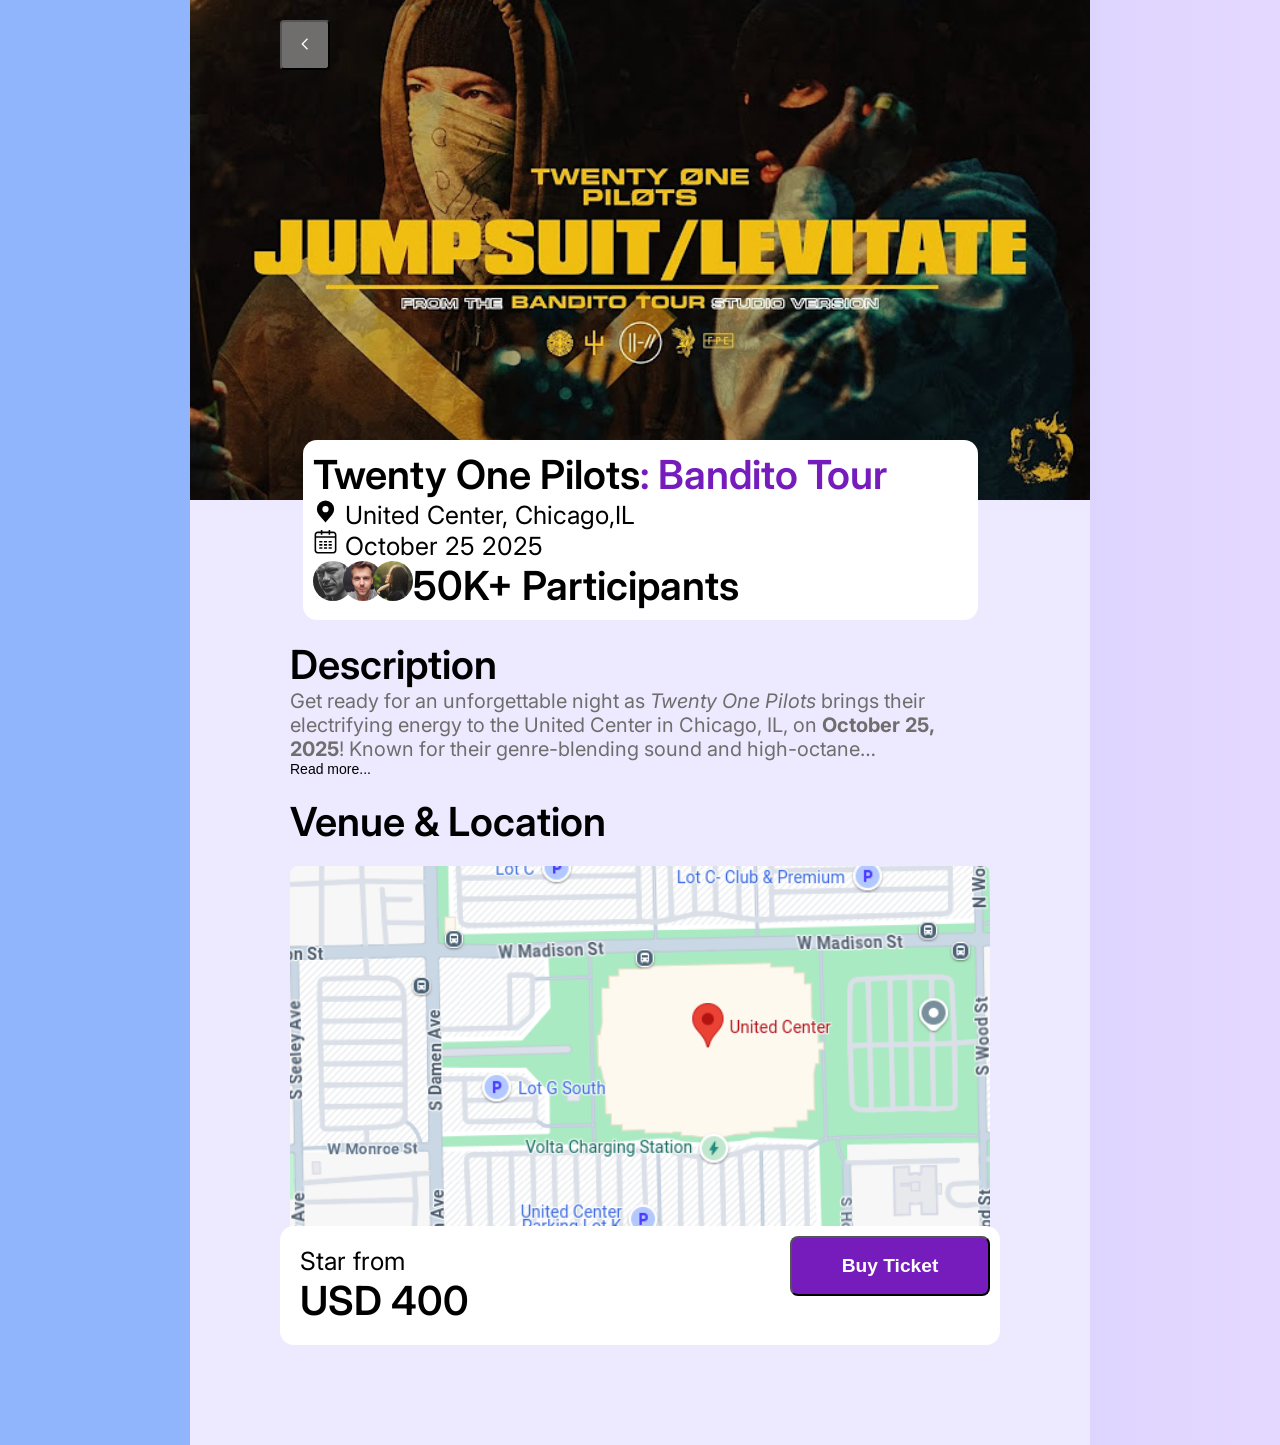
<file: pag1.html>
<!DOCTYPE html>
<html lang="en">
<head>
    <meta charset="UTF-8">
    <meta name="viewport" content="width=device-width, initial-scale=1.0">
    <link rel="stylesheet" href="css/pag1.css">
    <title>Event</title>
</head>
<body>
<main>
    <header>
        <button class="back">
            <a href="/index.html">
            <svg xmlns="http://www.w3.org/2000/svg" width="0.5rem" height="2rem" viewBox="0 0 12 24"><path fill="white" fill-rule="evenodd" d="m3.343 12l7.071 7.071L9 20.485l-7.778-7.778a1 1 0 0 1 0-1.414L9 3.515l1.414 1.414z"/></svg>
            </a>
        </button>
    </header>
 <div class="main-img"><img src="image/bannerprueba.webp" alt=""></div>
    <div class="info">
     <h1>Twenty One Pilots<span class="highligt">: Bandito Tour</span></h1>
      <p>
        <svg xmlns="http://www.w3.org/2000/svg" width="1em" height="1em" viewBox="0 0 32 32"><path fill="currentColor" d="M16 2A11.013 11.013 0 0 0 5 13a10.9 10.9 0 0 0 2.216 6.6s.3.395.349.452L16 30l8.439-9.953c.044-.053.345-.447.345-.447l.001-.003A10.9 10.9 0 0 0 27 13A11.013 11.013 0 0 0 16 2m0 15a4 4 0 1 1 4-4a4.005 4.005 0 0 1-4 4"/><circle cx="16" cy="13" r="4" fill="none"/></svg>
        United Center, Chicago,IL
      </p>
      <p>
        <svg xmlns="http://www.w3.org/2000/svg" width="1em" height="1em" viewBox="0 0 16 16"><path fill="currentColor" fill-rule="evenodd" d="M14 4v-.994C14 2.45 13.55 2 12.994 2H11v1h-1V2H6v1H5V2H3.006C2.45 2 2 2.45 2 3.006v9.988C2 13.55 2.45 14 3.006 14h9.988C13.55 14 14 13.55 14 12.994V5H2V4zm-3-3h1.994C14.102 1 15 1.897 15 3.006v9.988A2.005 2.005 0 0 1 12.994 15H3.006A2.005 2.005 0 0 1 1 12.994V3.006C1 1.898 1.897 1 3.006 1H5V0h1v1h4V0h1zM4 7h2v1H4zm3 0h2v1H7zm3 0h2v1h-2zM4 9h2v1H4zm3 0h2v1H7zm3 0h2v1h-2zm-6 2h2v1H4zm3 0h2v1H7zm3 0h2v1h-2z"/></svg>
        October 25 2025
      </p>
      <div>
        <div class="photo-overlay">
            <img src="image/photo1.jpg" alt="Participant 1" class="photo">
            <img src="image/photo3.jpg" alt="Participant 2" class="photo">
            <img src="image/photo2.jpg" alt="Participant 3" class="photo">
            <div>
                <h1>50K+ Participants</h1>
            </div>
        </div> 
    </div>
 </div>
 <div class="description">
    <h1>Description</h1>
    <p class="text">
        Get ready for an unforgettable night as <em>Twenty One Pilots</em> brings their electrifying energy to the United Center in Chicago, IL, on <strong>October 25, 2025</strong>! Known for their genre-blending sound and high-octane performances, the duo will be showcasing fan favorites alongside new music in an immersive experience that only they can deliver...
    </p>
    <button class="read-more-btn" onclick="toggleText()">Read more...</button>
 </div>
 <script src="js/rmore.js"></script>
 <div class="map">
    <h1>Venue & Location</h1>
    <br>
    <img src="image/map.png" alt="location">
 </div>
 <div class="ticket">
    <div class="cost">
        <p>Star from</p>
        <h1>USD 400</h1>
    </div>
    <div>
        <a href="pag2.html">
        <button class="purple">Buy Ticket</button>
        </a>
     </div>
 </div>
</main>
</body>
</html>
</file>
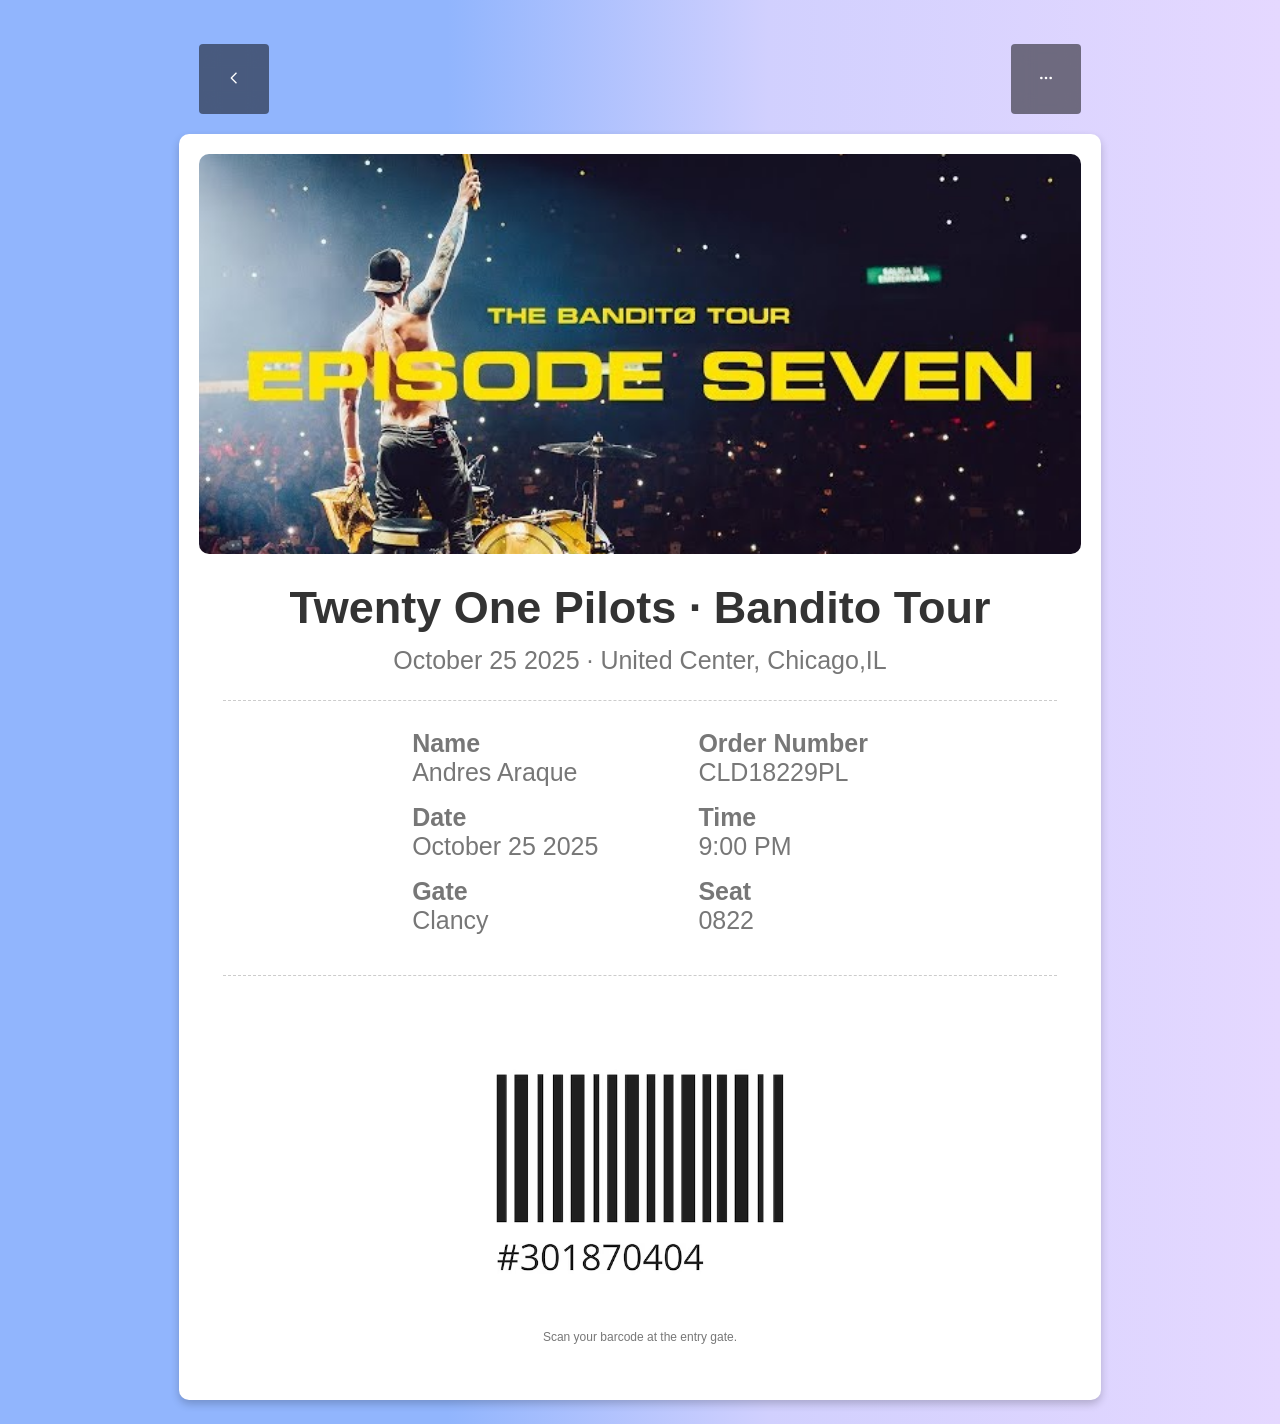
<file: pag2.html>
<!DOCTYPE html>
<html lang="en">
<head>
    <meta charset="UTF-8">
    <meta name="viewport" content="width=device-width, initial-scale=1.0">
    <link rel="stylesheet" href="/css/pag2.css">
    <title>Ticket</title>
</head>
<body>
    <header>
        <button class="back">
            <a href="pag1.html">
            <svg xmlns="http://www.w3.org/2000/svg" width="0.5rem" height="2rem" viewBox="0 0 12 24"><path fill="white" fill-rule="evenodd" d="m3.343 12l7.071 7.071L9 20.485l-7.778-7.778a1 1 0 0 1 0-1.414L9 3.515l1.414 1.414z"/></svg>
            </a>
        </button>
        <button class="dots">
            <svg xmlns="http://www.w3.org/2000/svg" width="1rem" height="1rem" viewBox="0 0 24 24"><path fill="none" stroke="white" stroke-linecap="round" stroke-linejoin="round" stroke-width="2" d="M4 12a1 1 0 1 0 2 0a1 1 0 1 0-2 0m7 0a1 1 0 1 0 2 0a1 1 0 1 0-2 0m7 0a1 1 0 1 0 2 0a1 1 0 1 0-2 0"/></svg>
        </button>
    </header>
    <div class="ticket">
        <div class="ticket-image">
            <img src="/image/Topconcert1.jpg" alt="Concert Image">
        </div>
        <div class="ticket-content">
            <h2>Twenty One Pilots · Bandito Tour</h2>
            <p>October 25 2025 · United Center, Chicago,IL</p>
            <div class="ticket-details">
                <div class="info">
                    <p><strong>Name</strong><br>Andres Araque</p>
                    <p><strong>Date</strong><br>October 25 2025</p>
                    <p><strong>Gate</strong><br>Clancy</p>
                </div>
                <div class="info">
                    <p><strong>Order Number</strong><br>CLD18229PL</p>
                    <p><strong>Time</strong><br>9:00 PM</p>
                    <p><strong>Seat</strong><br>0822</p>
                </div>
            </div>
        </div>
        <div class="ticket-barcode">
            <img src="/image/barcode.avif" alt="Barcode">
            <p>Scan your barcode at the entry gate.</p>
        </div>
    </div>
    
</body>
</html>
</file>
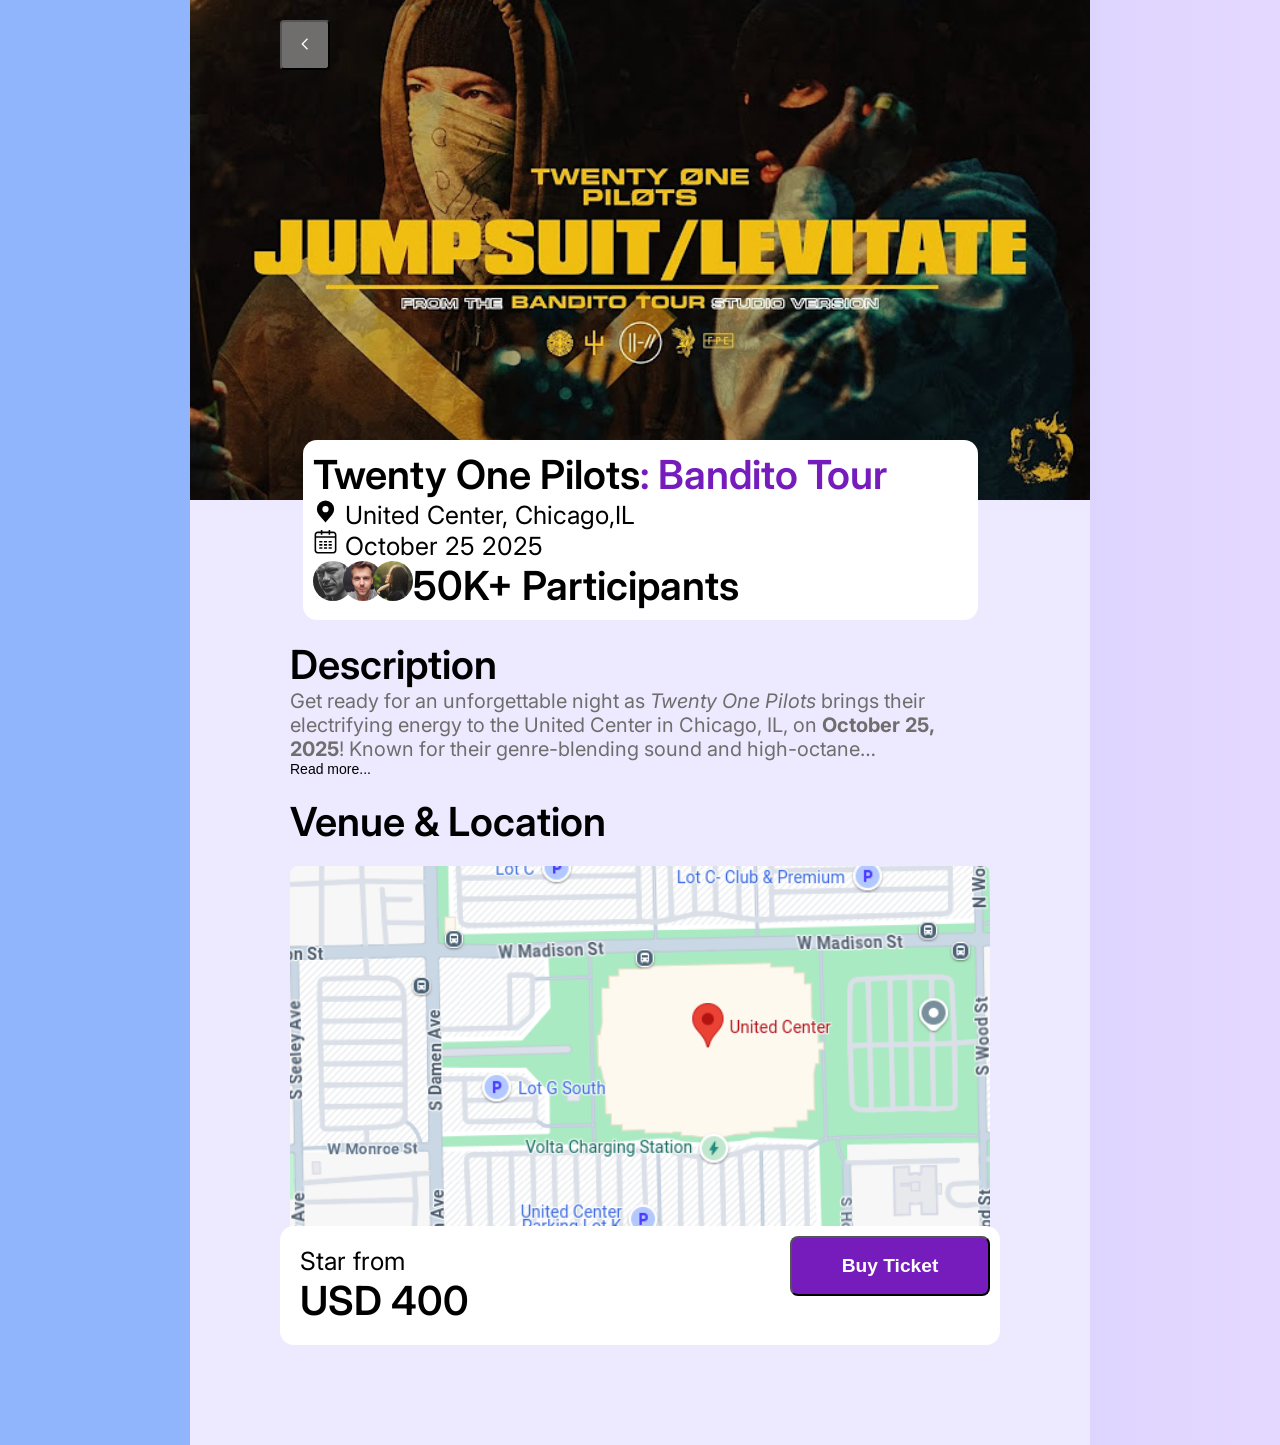
<file: proyecto html/pag1.html>
<!DOCTYPE html>
<html lang="en">
<head>
    <meta charset="UTF-8">
    <meta name="viewport" content="width=device-width, initial-scale=1.0">
    <link rel="stylesheet" href="css/pag1.css">
    <title>Event</title>
</head>
<body>
<main>
    <header>
        <button class="back">
            <a href="/proyecto html/index.html">
            <svg xmlns="http://www.w3.org/2000/svg" width="0.5rem" height="2rem" viewBox="0 0 12 24"><path fill="white" fill-rule="evenodd" d="m3.343 12l7.071 7.071L9 20.485l-7.778-7.778a1 1 0 0 1 0-1.414L9 3.515l1.414 1.414z"/></svg>
            </a>
        </button>
    </header>
 <div class="main-img"><img src="image/bannerprueba.webp" alt=""></div>
    <div class="info">
     <h1>Twenty One Pilots<span class="highligt">: Bandito Tour</span></h1>
      <p>
        <svg xmlns="http://www.w3.org/2000/svg" width="1em" height="1em" viewBox="0 0 32 32"><path fill="currentColor" d="M16 2A11.013 11.013 0 0 0 5 13a10.9 10.9 0 0 0 2.216 6.6s.3.395.349.452L16 30l8.439-9.953c.044-.053.345-.447.345-.447l.001-.003A10.9 10.9 0 0 0 27 13A11.013 11.013 0 0 0 16 2m0 15a4 4 0 1 1 4-4a4.005 4.005 0 0 1-4 4"/><circle cx="16" cy="13" r="4" fill="none"/></svg>
        United Center, Chicago,IL
      </p>
      <p>
        <svg xmlns="http://www.w3.org/2000/svg" width="1em" height="1em" viewBox="0 0 16 16"><path fill="currentColor" fill-rule="evenodd" d="M14 4v-.994C14 2.45 13.55 2 12.994 2H11v1h-1V2H6v1H5V2H3.006C2.45 2 2 2.45 2 3.006v9.988C2 13.55 2.45 14 3.006 14h9.988C13.55 14 14 13.55 14 12.994V5H2V4zm-3-3h1.994C14.102 1 15 1.897 15 3.006v9.988A2.005 2.005 0 0 1 12.994 15H3.006A2.005 2.005 0 0 1 1 12.994V3.006C1 1.898 1.897 1 3.006 1H5V0h1v1h4V0h1zM4 7h2v1H4zm3 0h2v1H7zm3 0h2v1h-2zM4 9h2v1H4zm3 0h2v1H7zm3 0h2v1h-2zm-6 2h2v1H4zm3 0h2v1H7zm3 0h2v1h-2z"/></svg>
        October 25 2025
      </p>
      <div>
        <div class="photo-overlay">
            <img src="image/photo1.jpg" alt="Participant 1" class="photo">
            <img src="image/photo3.jpg" alt="Participant 2" class="photo">
            <img src="image/photo2.jpg" alt="Participant 3" class="photo">
            <div>
                <h1>50K+ Participants</h1>
            </div>
        </div> 
    </div>
 </div>
 <div class="description">
    <h1>Description</h1>
    <p class="text">
        Get ready for an unforgettable night as <em>Twenty One Pilots</em> brings their electrifying energy to the United Center in Chicago, IL, on <strong>October 25, 2025</strong>! Known for their genre-blending sound and high-octane performances, the duo will be showcasing fan favorites alongside new music in an immersive experience that only they can deliver...
    </p>
    <button class="read-more-btn" onclick="toggleText()">Read more...</button>
 </div>
 <script src="js/rmore.js"></script>
 <div class="map">
    <h1>Venue & Location</h1>
    <br>
    <img src="image/map.png" alt="location">
 </div>
 <div class="ticket">
    <div class="cost">
        <p>Star from</p>
        <h1>USD 400</h1>
    </div>
    <div>
        <a href="/proyecto html/pag2.html">
        <button class="purple">Buy Ticket</button>
        </a>
     </div>
 </div>
</main>
</body>
</html>
</file>
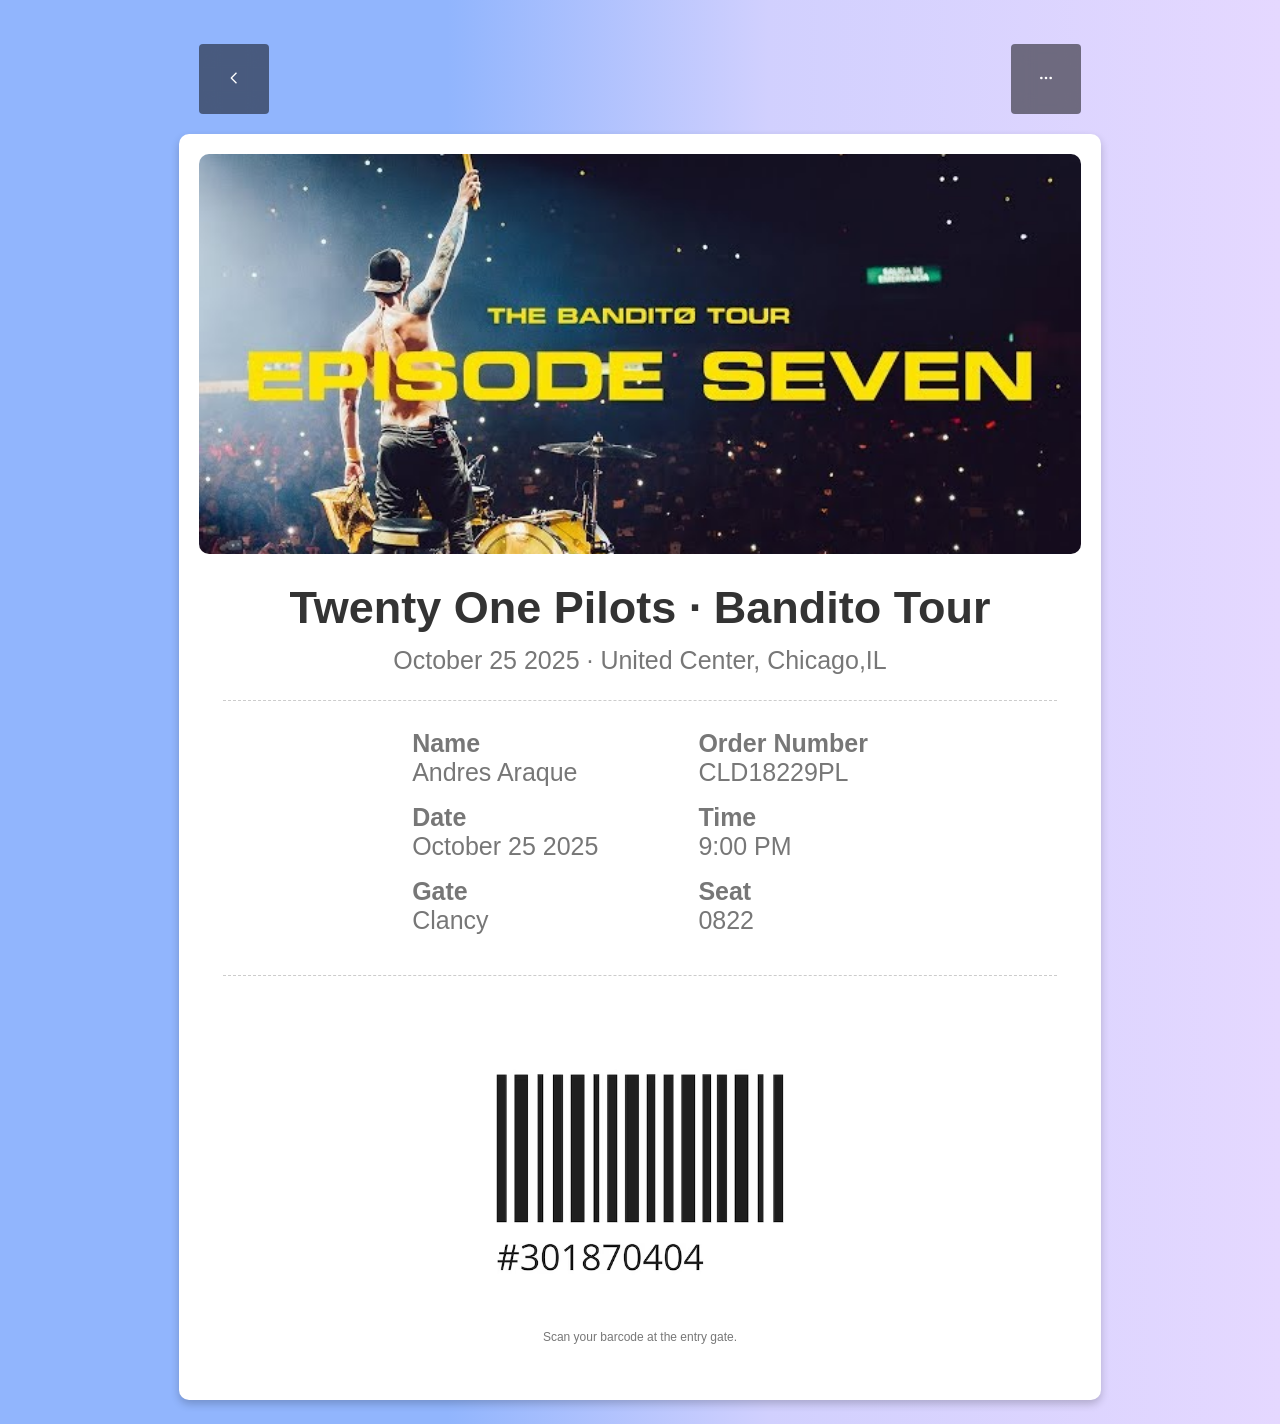
<file: proyecto html/pag2.html>
<!DOCTYPE html>
<html lang="en">
<head>
    <meta charset="UTF-8">
    <meta name="viewport" content="width=device-width, initial-scale=1.0">
    <link rel="stylesheet" href="/proyecto html/css/pag2.css">
    <title>Ticket</title>
</head>
<body>
    <header>
        <button class="back">
            <a href="/proyecto html/pag1.html">
            <svg xmlns="http://www.w3.org/2000/svg" width="0.5rem" height="2rem" viewBox="0 0 12 24"><path fill="white" fill-rule="evenodd" d="m3.343 12l7.071 7.071L9 20.485l-7.778-7.778a1 1 0 0 1 0-1.414L9 3.515l1.414 1.414z"/></svg>
            </a>
        </button>
        <button class="dots">
            <svg xmlns="http://www.w3.org/2000/svg" width="1rem" height="1rem" viewBox="0 0 24 24"><path fill="none" stroke="white" stroke-linecap="round" stroke-linejoin="round" stroke-width="2" d="M4 12a1 1 0 1 0 2 0a1 1 0 1 0-2 0m7 0a1 1 0 1 0 2 0a1 1 0 1 0-2 0m7 0a1 1 0 1 0 2 0a1 1 0 1 0-2 0"/></svg>
        </button>
    </header>
    <div class="ticket">
        <div class="ticket-image">
            <img src="/proyecto html/image/Topconcert1.jpg" alt="Concert Image">
        </div>
        <div class="ticket-content">
            <h2>Twenty One Pilots · Bandito Tour</h2>
            <p>October 25 2025 · United Center, Chicago,IL</p>
            <div class="ticket-details">
                <div class="info">
                    <p><strong>Name</strong><br>Andres Araque</p>
                    <p><strong>Date</strong><br>October 25 2025</p>
                    <p><strong>Gate</strong><br>Clancy</p>
                </div>
                <div class="info">
                    <p><strong>Order Number</strong><br>CLD18229PL</p>
                    <p><strong>Time</strong><br>9:00 PM</p>
                    <p><strong>Seat</strong><br>0822</p>
                </div>
            </div>
        </div>
        <div class="ticket-barcode">
            <img src="/proyecto html/image/barcode.avif" alt="Barcode">
            <p>Scan your barcode at the entry gate.</p>
        </div>
    </div>
    
</body>
</html>
</file>
<file: css/styles-m.css>
@import url('https://fonts.googleapis.com/css2?family=Inter:ital,opsz,wght@0,14..32,100..900;1,14..32,100..900&display=swap');

*{
    padding: 0;
    border: 0;
    box-sizing: border-box;
}
body{
    width: 100%;
    height: 100vh;
    max-width: 400px;
    margin: auto;
    padding: 16px;
    font-family: "Inter", sans-serif;
    background-color: #EDE9FF;
}
.header{
    display: flex;
    gap: 8px;
    text-align: justify;   
}
.main-title{
    height: 72px;
    width: 265px;
    left: 10px;
    text-align: left;
    margin-top: 0;
    position: relative;
    top: -155px;
}
h1, h2 {
    font-family: 'Inter', sans-serif;
    font-weight: 600; /* Semibold */
    text-align: left;
}
.highligth{
    color: #761CBC;
}
.menu-icon {
    background: none;
    border: none;
    font-size: 24px;
    cursor: pointer;
    color: #333;
    display: flex;
    align-items: flex-start;
}
.search-bar {
    display: flex;
    align-items: center;
    margin: 16px 0;
    padding: 10px;
    border-radius: 8px;
    background-color: #ffffff;
    position: relative;
    top: -135px;
}

.search-bar input {
    flex: 1;
    border: none;
    background: transparent;
    outline: none;
    padding: 8px;
}

.search-bar i {
    font-size: 20px;
    color: #888;
}

.results {
    display: none; /* Oculto por defecto */
    position: absolute;
    top: 220px;
    width: 90%;
    max-height: 150px;
    overflow-y: auto;
    background: rgba(255, 255, 255, 0.3); /* Fondo blanco semitransparente */
    backdrop-filter: blur(10px); /* Aplica el difuminado al fondo */
    border: 1px solid #ddd;
    border-radius: 8px;
    box-shadow: 0px 4px 8px rgba(0, 0, 0, 0.1);
    z-index: 1000;
    padding: 8px 0;
}
.results.show {
    display: block; /* Muestra el menú cuando tiene la clase "show" */
}

.results li {
    padding: 10px;
    list-style: none;
    cursor: pointer;
}

.results li:hover {
    background-color: #f0f0f0;
}


.medio{
    display: flex;
    flex-direction: column;
}

.menu-container {
    display: flex;
    position: relative;
    top: -135px;
    justify-content: space-around; /* Espacio uniforme entre botones */
    padding: 10px;
    gap: 10px; /* Espacio entre botones */
    flex-direction: row ;
}


.category-btn {
    flex: 1; /* Hace que todos los botones tengan el mismo ancho */
    text-align: center;
    padding: 10px 0;
    border: none;
    cursor: pointer;
    color: white;
    border-radius: 5px;
}

.mini-tittle{
    display: flex;
    justify-content: space-between; 
    align-items: center; 
    position: relative;
    top: -135px;
    padding: 10px;
}

h3{
    font-weight: 600; /* Semibold */
    margin: 0;
    font-size: medium;
}

.seeall{
    font-size: small;
    text-decoration: none;
    cursor: pointer; 
    font-weight: 400;
}

.carousel {
    display: flex;
    position: relative;
    top: -135px;
    flex-direction: row;
    height: 200px;
    overflow-x: scroll;
    scroll-behavior: smooth;
}

.carousel-item {
    flex: 1;
    min-width: 95%;
    max-width: 200px; 
    height: 200px; 
    background-color: whitesmoke;
    margin: 0 5px;
    display: flex;
    align-items: center;
    justify-content: center;
    align-items: center;
    overflow: hidden; 
    border-radius: 10px;
    position: relative;
    display: inline-block;
}

.carousel-item img {
    width: 100%; 
    height: 100%; 
    object-fit: cover; 
    display: block;
}

.text-overlay {
    position: absolute;
    display: flex;
    flex-direction: row;
    justify-content: space-between;
    width: 92%;
    max-height: 100px;
    bottom: 10px;
    left: 10px;
    right: 10px;
    padding: 10px;
    background: rgba(255, 255, 255, 0.15); /* Fondo blanco semitransparente */
    color: white;
    border-radius: 8px;
    backdrop-filter: blur(10px); /* Aplica el difuminado al fondo */
    margin-top: 0;
}

p{
    font-size: small;
    line-height: 1.2;
    margin: 0;
}

.bottom{
    display: flex;
    flex-direction: row;
    margin-bottom: 0;
}


.left{
    display: flex;
    position: relative;
    top: -135px;
    flex-direction: column;
    width: 50%;
    height: 200px;
    padding: 10px;
}
.left img{
    border-radius: 8px;
    width: 90%; 
    height: 140px; 
    object-fit: cover; 
    display: block;
}
a{
    text-decoration: none;
    color: white;
}

@media (min-width: 768px) and (min-height: 600px) {
    /* Ajuste general del contenedor */

    *{
        padding: 0;
        border: 0;
        box-sizing: border-box;
    }

    body {
        max-width: 1600px; /* Ancho más amplio */
        padding: 32px 0;
    }

    /* Header y título */
    .header {
        flex-direction: column; /* Coloca el título y barra de búsqueda en columnas */
        align-items: flex-start;
        gap: 10px;
    }

    /* Barra de búsqueda bajo el título */
    .search-bar {
        max-width: 70%; /* Tamaño más ancho en escritorio */
        margin-top: 10px;
    }
    .results {
        display: none; /* Oculto por defecto */
        position: absolute;
        top: 310px;
        width: 1100px;
        max-height: 100px;
        overflow-y: auto;
        z-index: 1000;
        padding: 8px 0;
    }

    /* Carrusel */
    .carousel {
        height: 700px;
        gap: 20px; /* Espacio entre imágenes */
    }
    
    .carousel-item {
        min-width: 50%; /* Tamaño más grande en escritorio */
        max-width: 650px;
        height: 550px;
    }

    /* Sección inferior (imágenes de la izquierda) */
    .bottom {
        gap: 30px;
    }
    .left {
        width: 50%; /* Ajusta el tamaño para que se vea mejor en escritorio */
    }
    .left img {
        width: 60%; 
        height: auto; 
        object-fit: cover;
    }

    /* Ajuste del overlay */
    .text-overlay {
        position: absolute;
        background: rgba(255, 255, 255, 0.2); /* Más transparente */
        font-size: 80px;
        width: 780px;
        min-height: 130px;
        border-radius: 12px;
        padding: 20px;
    }

    .main-title{
        height: 100px;
        width: 400px;
        left: 10px;
        text-align: left;
        margin-top: 0;
        position: relative;
        top: -155px;
    }

    /* Ajustes de texto */
    h1, h2 {
        font-size: 3rem; /* Tamaño del título en escritorio */
    }
    h3{
        font-size: 40px;
    }
    p{
        font-size: 25px;
        margin: 0;
    }
}
</file>
<file: css/nbutton.css>
.dropdown-area {
  display: flex;
  flex-direction: column;
}

.notify-button {
  background-color: #ffffff;
  
  width: 2.5rem;
  height: 2.5rem;
  
  border-radius: 3.5rem;
  
  display: flex;
  
  align-items: center;
  justify-content: center;
  position: absolute; 
  top: 1rem; 
  right: 1rem; 
  
  
  align-self: flex-end;
  
  cursor: pointer;
  
  transition: all 0.2s ease;
  
  box-shadow:
  0 1.1px 2.2px rgba(0, 0, 0, 0.014),
  0 2.7px 5.3px rgba(0, 0, 0, 0.02),
  0 5px 10px rgba(0, 0, 0, 0.025),
  0 8.9px 17.9px rgba(0, 0, 0, 0.03),
  0 16.7px 33.4px rgba(0, 0, 0, 0.036),
  0 40px 80px rgba(0, 0, 0, 0.05);
}

.active {
  background-color: #6a1b9a;
}

.active svg {
  fill: #ffffff;
  stroke: #ffffff;
}

.notify-area {
  background-color: #ffffff;
  
  border-radius: 0.3rem;
  
  display: flex;
  flex-direction: column;
  
  margin-top: 0.5rem;
  
  box-shadow:
  0 1.1px 2.2px rgba(0, 0, 0, 0.014),
  0 2.7px 5.3px rgba(0, 0, 0, 0.02),
  0 5px 10px rgba(0, 0, 0, 0.025),
  0 8.9px 17.9px rgba(0, 0, 0, 0.03),
  0 16.7px 33.4px rgba(0, 0, 0, 0.036),
  0 40px 80px rgba(0, 0, 0, 0.05);
  
  visibility: hidden;
  
  transition: visibility 0.2s ease-in;
  z-index: 100;
}

.notify-area li {
  list-style: none;
  padding: 1rem 2rem;
  
  transition: background-color 0.1s ease;
}

.notify-area li:first-child {
  border-radius: 0.3rem 0.3rem 0 0;
}

.notify-area li:last-child {
  border-radius: 0 0 0.3rem 0.3rem;
}

.notify-area li:hover {
  background-color: #eaeaea;
}

.notification-indicator {
  position: absolute;
  top: 0.2rem; 
  right: 0.2rem; 
  width: 0.8rem;
  height: 0.8rem;
  background-color: red;
  border-radius: 50%;
  display: flex;
  align-items: center;
  justify-content: center;
  font-size: 0.5rem;
  color: white;
  font-weight: bold;
}
</file>
<file: proyecto html/css/styles-m.css>
@import url('https://fonts.googleapis.com/css2?family=Inter:ital,opsz,wght@0,14..32,100..900;1,14..32,100..900&display=swap');

*{
    padding: 0;
    border: 0;
    box-sizing: border-box;
}
body{
    width: 100%;
    height: 100vh;
    max-width: 400px;
    margin: auto;
    padding: 16px;
    font-family: "Inter", sans-serif;
    background-color: #EDE9FF;
}
.header{
    display: flex;
    gap: 8px;
    text-align: justify;   
}
.main-title{
    height: 72px;
    width: 265px;
    left: 10px;
    text-align: left;
    margin-top: 0;
    position: relative;
    top: -155px;
}
h1, h2 {
    font-family: 'Inter', sans-serif;
    font-weight: 600; /* Semibold */
    text-align: left;
}
.highligth{
    color: #761CBC;
}
.menu-icon {
    background: none;
    border: none;
    font-size: 24px;
    cursor: pointer;
    color: #333;
    display: flex;
    align-items: flex-start;
}
.search-bar {
    display: flex;
    align-items: center;
    margin: 16px 0;
    padding: 10px;
    border-radius: 8px;
    background-color: #ffffff;
    position: relative;
    top: -135px;
}

.search-bar input {
    flex: 1;
    border: none;
    background: transparent;
    outline: none;
    padding: 8px;
}

.search-bar i {
    font-size: 20px;
    color: #888;
}

.results {
    display: none; /* Oculto por defecto */
    position: absolute;
    top: 220px;
    width: 90%;
    max-height: 150px;
    overflow-y: auto;
    background: rgba(255, 255, 255, 0.3); /* Fondo blanco semitransparente */
    backdrop-filter: blur(10px); /* Aplica el difuminado al fondo */
    border: 1px solid #ddd;
    border-radius: 8px;
    box-shadow: 0px 4px 8px rgba(0, 0, 0, 0.1);
    z-index: 1000;
    padding: 8px 0;
}
.results.show {
    display: block; /* Muestra el menú cuando tiene la clase "show" */
}

.results li {
    padding: 10px;
    list-style: none;
    cursor: pointer;
}

.results li:hover {
    background-color: #f0f0f0;
}


.medio{
    display: flex;
    flex-direction: column;
}

.menu-container {
    display: flex;
    position: relative;
    top: -135px;
    justify-content: space-around; /* Espacio uniforme entre botones */
    padding: 10px;
    gap: 10px; /* Espacio entre botones */
    flex-direction: row ;
}


.category-btn {
    flex: 1; /* Hace que todos los botones tengan el mismo ancho */
    text-align: center;
    padding: 10px 0;
    border: none;
    cursor: pointer;
    color: white;
    border-radius: 5px;
}

.mini-tittle{
    display: flex;
    justify-content: space-between; 
    align-items: center; 
    position: relative;
    top: -135px;
    padding: 10px;
}

h3{
    font-weight: 600; /* Semibold */
    margin: 0;
    font-size: medium;
}

.seeall{
    font-size: small;
    text-decoration: none;
    cursor: pointer; 
    font-weight: 400;
}

.carousel {
    display: flex;
    position: relative;
    top: -135px;
    flex-direction: row;
    height: 200px;
    overflow-x: scroll;
    scroll-behavior: smooth;
}

.carousel-item {
    flex: 1;
    min-width: 95%;
    max-width: 200px; 
    height: 200px; 
    background-color: whitesmoke;
    margin: 0 5px;
    display: flex;
    align-items: center;
    justify-content: center;
    align-items: center;
    overflow: hidden; 
    border-radius: 10px;
    position: relative;
    display: inline-block;
}

.carousel-item img {
    width: 100%; 
    height: 100%; 
    object-fit: cover; 
    display: block;
}

.text-overlay {
    position: absolute;
    display: flex;
    flex-direction: row;
    justify-content: space-between;
    width: 92%;
    max-height: 100px;
    bottom: 10px;
    left: 10px;
    right: 10px;
    padding: 10px;
    background: rgba(255, 255, 255, 0.15); /* Fondo blanco semitransparente */
    color: white;
    border-radius: 8px;
    backdrop-filter: blur(10px); /* Aplica el difuminado al fondo */
    margin-top: 0;
}

p{
    font-size: small;
    line-height: 1.2;
    margin: 0;
}

.bottom{
    display: flex;
    flex-direction: row;
    margin-bottom: 0;
}


.left{
    display: flex;
    position: relative;
    top: -135px;
    flex-direction: column;
    width: 50%;
    height: 200px;
    padding: 10px;
}
.left img{
    border-radius: 8px;
    width: 90%; 
    height: 140px; 
    object-fit: cover; 
    display: block;
}
a{
    text-decoration: none;
    color: white;
}

@media (min-width: 768px) and (min-height: 600px) {
    /* Ajuste general del contenedor */

    *{
        padding: 0;
        border: 0;
        box-sizing: border-box;
    }

    body {
        max-width: 1600px; /* Ancho más amplio */
        padding: 32px 0;
    }

    /* Header y título */
    .header {
        flex-direction: column; /* Coloca el título y barra de búsqueda en columnas */
        align-items: flex-start;
        gap: 10px;
    }

    /* Barra de búsqueda bajo el título */
    .search-bar {
        max-width: 70%; /* Tamaño más ancho en escritorio */
        margin-top: 10px;
    }
    .results {
        display: none; /* Oculto por defecto */
        position: absolute;
        top: 310px;
        width: 1100px;
        max-height: 100px;
        overflow-y: auto;
        z-index: 1000;
        padding: 8px 0;
    }

    /* Carrusel */
    .carousel {
        height: 700px;
        gap: 20px; /* Espacio entre imágenes */
    }
    
    .carousel-item {
        min-width: 50%; /* Tamaño más grande en escritorio */
        max-width: 650px;
        height: 550px;
    }

    /* Sección inferior (imágenes de la izquierda) */
    .bottom {
        gap: 30px;
    }
    .left {
        width: 50%; /* Ajusta el tamaño para que se vea mejor en escritorio */
    }
    .left img {
        width: 60%; 
        height: auto; 
        object-fit: cover;
    }

    /* Ajuste del overlay */
    .text-overlay {
        position: absolute;
        background: rgba(255, 255, 255, 0.2); /* Más transparente */
        font-size: 80px;
        width: 780px;
        min-height: 130px;
        border-radius: 12px;
        padding: 20px;
    }

    .main-title{
        height: 100px;
        width: 400px;
        left: 10px;
        text-align: left;
        margin-top: 0;
        position: relative;
        top: -155px;
    }

    /* Ajustes de texto */
    h1, h2 {
        font-size: 3rem; /* Tamaño del título en escritorio */
    }
    h3{
        font-size: 40px;
    }
    p{
        font-size: 25px;
        margin: 0;
    }
}
</file>
<file: proyecto html/css/nbutton.css>
.dropdown-area {
  display: flex;
  flex-direction: column;
}

.notify-button {
  background-color: #ffffff;
  
  width: 2.5rem;
  height: 2.5rem;
  
  border-radius: 3.5rem;
  
  display: flex;
  
  align-items: center;
  justify-content: center;
  position: absolute; 
  top: 1rem; 
  right: 1rem; 
  
  
  align-self: flex-end;
  
  cursor: pointer;
  
  transition: all 0.2s ease;
  
  box-shadow:
  0 1.1px 2.2px rgba(0, 0, 0, 0.014),
  0 2.7px 5.3px rgba(0, 0, 0, 0.02),
  0 5px 10px rgba(0, 0, 0, 0.025),
  0 8.9px 17.9px rgba(0, 0, 0, 0.03),
  0 16.7px 33.4px rgba(0, 0, 0, 0.036),
  0 40px 80px rgba(0, 0, 0, 0.05);
}

.active {
  background-color: #6a1b9a;
}

.active svg {
  fill: #ffffff;
  stroke: #ffffff;
}

.notify-area {
  background-color: #ffffff;
  
  border-radius: 0.3rem;
  
  display: flex;
  flex-direction: column;
  
  margin-top: 0.5rem;
  
  box-shadow:
  0 1.1px 2.2px rgba(0, 0, 0, 0.014),
  0 2.7px 5.3px rgba(0, 0, 0, 0.02),
  0 5px 10px rgba(0, 0, 0, 0.025),
  0 8.9px 17.9px rgba(0, 0, 0, 0.03),
  0 16.7px 33.4px rgba(0, 0, 0, 0.036),
  0 40px 80px rgba(0, 0, 0, 0.05);
  
  visibility: hidden;
  
  transition: visibility 0.2s ease-in;
  z-index: 100;
}

.notify-area li {
  list-style: none;
  padding: 1rem 2rem;
  
  transition: background-color 0.1s ease;
}

.notify-area li:first-child {
  border-radius: 0.3rem 0.3rem 0 0;
}

.notify-area li:last-child {
  border-radius: 0 0 0.3rem 0.3rem;
}

.notify-area li:hover {
  background-color: #eaeaea;
}

.notification-indicator {
  position: absolute;
  top: 0.2rem; 
  right: 0.2rem; 
  width: 0.8rem;
  height: 0.8rem;
  background-color: red;
  border-radius: 50%;
  display: flex;
  align-items: center;
  justify-content: center;
  font-size: 0.5rem;
  color: white;
  font-weight: bold;
}
</file>
<file: css/cover.css>
@import url('https://fonts.googleapis.com/css2?family=Inter:wght@400;600;700&display=swap');

* {
    margin: 0;
    padding: 0;
    box-sizing: border-box;
}

body {
    font-family: 'Inter', sans-serif;
    background: linear-gradient(135deg, #f3e7ff 0%, #e6f0ff 100%);
    min-height: 100vh;
    display: flex;
    align-items: center;
    padding: 20px;
}

.container {
    width: 100%;
    max-width: 1200px;
    margin: 0 auto;
    display: flex;
    justify-content: space-between;
    align-items: center;
    padding: 40px;
    position: relative;
}

.left-content {
    flex: 1;
    padding-right: 40px;
    position: relative;
    z-index: 2;
}

.dots-pattern {
    position: absolute;
    top: -100px;
    left: -100px;
    width: 200px;
    height: 200px;
    background-image: radial-gradient(circle, #8b8b8b 2px, transparent 2px);
    background-size: 20px 20px;
    opacity: 0.2;
    z-index: -1;
}

h1 {
    font-size: 4rem;
    color: #9c27b0;
    font-weight: 700;
    margin-bottom: 10px;
    text-shadow: 2px 2px 4px rgba(156, 39, 176, 0.2);
}

h2 {
    font-size: 2rem;
    color: #666;
    font-weight: 600;
    margin-bottom: 30px;
}

.home-btn {
    padding: 12px 30px;
    font-size: 1.2rem;
    background-color: #9c27b0;
    color: white;
    border: none;
    border-radius: 25px;
    cursor: pointer;
    transition: transform 0.3s ease, box-shadow 0.3s ease;
    margin-bottom: 30px;
}

.home-btn:hover {
    transform: translateY(-2px);
    box-shadow: 0 4px 15px rgba(156, 39, 176, 0.3);
}

.social {
    display: flex;
    align-items: center;
    gap: 10px;
    margin-top: 20px;
}

.instagram-icon {
    width: 24px;
    height: 24px;
    color: #666; /* Color del ícono */
    transition: color 0.3s ease;
}

.social:hover .instagram-icon {
    color: #9c27b0; /* Color al hacer hover */
}

.instagram-link {
    color: #666;
    text-decoration: none;
    font-size: 1.1rem;
    transition: color 0.3s ease;
}

.instagram-link:hover {
    color: #9c27b0;
}

.right-content {
    flex: 1.2;
    display: flex;
    justify-content: center;
    align-items: center;
    flex-direction: row;
    object-fit: cover;
}

.phones-image {
    width: 100%;
    max-width: 100px;
    height: 100vh;
    filter: drop-shadow(0 10px 20px rgba(0, 0, 0, 0.15));
}

@media (max-width: 768px) {

    body {
        width: 370px;
        
    }

    .container {
        padding: 10px;
        flex-direction: column;
    }

    .left-content {
        text-align: center;
        padding-right: 0;
        margin-bottom: 40px;
    }

    h1 {
        font-size: 3rem;
    }

    h2 {
        font-size: 1.5rem;
    }

    .dots-pattern {
        top: -50px;
        left: -50px;
        width: 100px;
        height: 100px;
    }

    .social {
        justify-content: center;
    }

    .phones-image {
        width: 60%; /* Reduce el ancho en móvil */
        max-width: 150px; /* Asegura un tamaño máximo para la imagen */
        height: auto; /* Mantiene la proporción de la imagen */
    }
    .right-content {
        justify-content: center;
    }
}
</file>
<file: css/pag1.css>
@import url('https://fonts.googleapis.com/css2?family=Inter:ital,opsz,wght@0,14..32,100..900;1,14..32,100..900&display=swap');


*{
    margin: 0;
    padding: 0;
    box-sizing: border-box;
}
header{
position: absolute;
z-index: 100;
padding: 10px;
}
.back{
    width: 40px;
    height: 40px;
    border-radius: 4px;
    font-weight: 800;
    margin: 0;
    background: rgba(255, 255, 255, 0.3); /* Fondo blanco semitransparente */
    backdrop-filter: blur(10px); /* Aplica el difuminado al fondo */
    color:gray;
    cursor: pointer;
    transition: background-color 0.3s;
 }
 .back:hover {
    background: rgba(255, 255, 255, 0.5); /* Efecto hover más visible */
 }
body{
    width: 100%;
    max-width: 400px;
    height: 100vh;
    margin: auto;
    font-family: "Inter", sans-serif;
    background-color: #EDE9FF;
}

.main-img{
    display: flex;
    position: relative;
    z-index: 10;
    justify-content: center;
    width: 100%;
    max-width: 100vw;
    height: 400px;
    overflow: hidden;
}

.info{
    display: flex;
    flex-direction: column;
    position: relative;
    top: -60px;
    bottom: 10px;
    z-index: 100;
    padding: 10px;
    border-radius: 14px;
    background-color: white;
    margin: 0 auto;
    width: 90%;
}

.photo-overlay {
    display: flex;
}

.photo {
    width: 40px; /* Ajusta el tamaño según necesites */
    height: 40px;
    border-radius: 50%;
    border: 2px ; /* Opcional para un borde blanco */
    margin-left: -10px; /* Superposición */
    object-fit: cover; /* Ajusta la imagen dentro del círculo */
}

.photo:first-child {
    margin-left: 0; /* El primer elemento no se solapa */
}


h1{
    font-weight: 600;
    font-size: 1rem;
}
.highligt{
    color: #761CBC;
}
p{
    font-size: small;
    font-weight: 400;
}

.description{
    display: flex;
    flex-direction: column;
    padding: 10px;
    margin: 0 auto;
    position: relative;
    top: -50px;
    text-align: left;
    width: 90%;
}
.text {
    display: -webkit-box;
    -webkit-box-orient: vertical;
    -webkit-line-clamp: 3; /* Número de líneas visibles inicialmente */
    overflow: hidden;
    color: #706D6D;
    transition: all 0.3s ease;
}

.text.expanded {
    -webkit-line-clamp: unset; /* Muestra todo el texto */
    max-height: unset;
}

.read-more-btn {
    background-color: transparent;
    border: none;
    cursor: pointer;
    font-size: 14px;
    padding: 0;
    text-align: left;
}

.map{
    display: flex;
    flex-direction: column;
    padding: 10px;
    margin: 0 auto;
    position: relative;
    top: -50px;
    bottom: 15px;
    text-align: left;
    width: 90%;
}
.map img{
    border-radius: 8px;
    width: 100%; 
    height: 250px; 
    object-fit: cover; 
    display: block;
    z-index: 10;
}

.ticket{
    display: flex;
    flex-direction: row;
    justify-content: space-between;
    position: relative;
    top: -100px;
    bottom: 10px;
    z-index: 100;
    padding: 10px;
    border-radius: 14px;
    background-color: white;
    margin: 0 auto;
    width: 100%;
    margin-bottom: 0%;
}
.cost{
    display: flex;
    flex-direction: column;
    padding: 10px;
}
.purple{
    background-color: #761CBC;
    color: white;
    width: 150px;
    height: 50px;
    border-radius: 8px;
    padding: 10px;
    font-weight: 600;
    font-size: larger;
    text-decoration: none;
    cursor: pointer;
}


@media (min-width: 1024px) and (min-height: 768px) {
    body {
        max-width: 1000px;
        margin: auto;
        background: rgb(145,181,253);
        background: linear-gradient(90deg, rgba(145,181,253,1) 35%, rgba(209,208,254,1) 60%, rgba(229,216,255,1) 100%);
        position: relative; /* Añadido para que sea referencia de posicionamiento */
    }
    main{
        max-width: 900px;
        margin: auto;
        background-color: #EDE9FF;
        position: relative; /* Añadido para que sea referencia de posicionamiento */
    }
    

    header {
        position: absolute;
        left: 10%; /* Ajusta este valor según necesites para alinear con el recuadro rojo */
        top: 20px; /* Ajusta la distancia desde arriba según necesites */
        padding: 0;
    }

    .back {
        width: 50px; /* Hacemos el botón un poco más grande para desktop */
        height: 50px;
        background-color: #706D6D;
        transition: background-color 0.3s; /* Añadimos una transición suave para hover */
    }

    .back:hover {
        background: rgba(255, 255, 255, 0.3); /* Efecto hover más visible */
    }


    .main-img {
        height: 500px; /* Ajusta la altura de la imagen */
        width: 900px; /* Se asegura que la imagen ocupe todo el ancho */
        z-index: 10;
        content: url(/image/bannergrande.jpg);
        margin:0 auto;
    }

    .description, .map {
        width: 80%; /* Ajusta el ancho de los contenedores en escritorios */
        
    }

    .info{
        width: 75%;
    }

    .ticket {
        display: flex;
        width: 80%;
        flex-direction: row; /* Asegura que los elementos dentro de .ticket estén en fila */
        justify-content: space-between; /* Separación adecuada en escritorios */
        margin-bottom: 0;
        position: relative;
        
    }

    .cost {
        display: flex;
        flex-direction: column; /* Mantener los costos en fila */
        
    }

    .text {
        -webkit-line-clamp: 3; /* Muestra más líneas en escritorios */
        font-size: 20px;
    }

    .map img {
        height: 400px; /* Aumenta la altura de la imagen del mapa */
    }

    .purple {
        width: 200px; /* Aumentar el tamaño del botón purple */
        height: 60px;
        font-size: 1.2rem; /* Aumentar el tamaño de la fuente */
    }
    p{
        font-size: 25px;
    }
    h1{
        font-size: 40px;
    }
}
</file>
<file: css/pag2.css>
@import url('https://fonts.googleapis.com/css2?family=Inter:ital,opsz,wght@0,14..32,100..900;1,14..32,100..900&display=swap');

*{
    padding: 0;
    border: 0;
    box-sizing: border-box;
}


body{
    width: 100%;
    max-width: 400px;
    margin: auto;
    padding: 16px;
    font-family: "Inter", sans-serif;
    background: rgb(145,181,253);
    background: linear-gradient(90deg, rgba(145,181,253,1) 35%, rgba(209,208,254,1) 60%, rgba(229,216,255,1) 100%);
}

header{
    display: flex;
    flex-direction: row;
    justify-content: space-between;
    padding-bottom: 10px;
}
/* Ticket container */
.ticket {
    
    width: 100%;
    background-color: #fff;
    border-radius: 10px;
    box-shadow: 0 4px 8px rgba(0, 0, 0, 0.2);
    overflow: hidden;
    font-family: Arial, sans-serif;
    color: #333;
    
}

/* Image container */
.ticket-image img {
    width: 95%;
    margin: 10px;
    border-radius: 10px;
    
}

/* Content container */
.ticket-content {
    padding: 16px;
    text-align: center;
}

.ticket-content h2 {
    font-size: 18px;
    margin: 0;
    color: #333;
}

.ticket-content p {
    font-size: 14px;
    color: #777;
    margin-top: 4px;
}

/* Ticket details grid */
.ticket-details {
    display: flex;
    justify-content: space-between;
    padding: 16px;
    border-top: 1px dashed #ccc; /* Línea punteada */
    border-bottom: 1px dashed #ccc; /* Línea punteada */
}

.info {
    text-align: left;
    font-size: 12px;
}

/* Barcode section */
.ticket-barcode {
    text-align: center;
    padding: 16px;
}

.ticket-barcode img {
    width: 80%;
    height: auto;
}

.ticket-barcode p {
    font-size: 12px;
    color: #777;
    margin-top: 8px;
}
 .back{
    width: 40px;
    height: 40px;
    border-radius: 4px;
    font-weight: 600;
    margin: 0;
    background: rgba(0, 0, 0, 0.5); /* Fondo negro semitransparente */
    backdrop-filter: blur(10px); /* Aplica el difuminado al fondo */
    color:gray;
    cursor: pointer;
 }
 .dots{
    width: 40px;
    height: 40px;
    border-radius: 4px;
    font-weight: 600;
    margin: 0;
    background: rgba(0, 0, 0, 0.5); /* Fondo negro semitransparente */
    backdrop-filter: blur(10px); /* Aplica el difuminado al fondo */
    color:gray;
    cursor: pointer;
 }

 @media (min-width: 1024px) and (min-height: 768px) {
    body {
        max-width: 1200px;
        padding: 24px;
        margin: auto;
    }

    /* Añadimos un contenedor que envuelva todo el contenido */
    .ticket, header {
        width: 80%;
        margin: 0 auto; /* Centra los elementos */
        padding: 20px;
    }

    header {
        padding-bottom: 20px;
    }

    .back, .dots {
        width: 70px;
        height: 70px;
        transition: background-color 0.3s;
    }

    .back:hover, .dots:hover {
        background: rgba(0, 0, 0, 0.7);
    }


    .ticket-image img {
        width: 100%;
        height: 400px;
        object-fit: cover;
        margin: 0;
    }

    .ticket-content {
        padding: 24px;
    }

    .ticket-content h2 {
        font-size: 45px;
        margin-bottom: 12px;
    }

    .ticket-content p {
        font-size: 25px;
    }

    .ticket-details {
        padding: 24px;
        margin: 20px 0;
        gap: 100px;
        justify-content: center;
    }

    .info {
        font-size: 14px;
    }

    .info p {
        margin-bottom: 16px;
    }

    .ticket-barcode {
        padding: 24px;
    }

    .ticket-barcode img {
        width: 60%;
        max-width: 400px;
    }

    .ticket-barcode p {
        font-size: 12px;
        margin-top: 16px;
    }
    
}
</file>
<file: proyecto html/css/pag1.css>
@import url('https://fonts.googleapis.com/css2?family=Inter:ital,opsz,wght@0,14..32,100..900;1,14..32,100..900&display=swap');


*{
    margin: 0;
    padding: 0;
    box-sizing: border-box;
}
header{
position: absolute;
z-index: 100;
padding: 10px;
}
.back{
    width: 40px;
    height: 40px;
    border-radius: 4px;
    font-weight: 800;
    margin: 0;
    background: rgba(255, 255, 255, 0.3); /* Fondo blanco semitransparente */
    backdrop-filter: blur(10px); /* Aplica el difuminado al fondo */
    color:gray;
    cursor: pointer;
    transition: background-color 0.3s;
 }
 .back:hover {
    background: rgba(255, 255, 255, 0.5); /* Efecto hover más visible */
 }
body{
    width: 100%;
    max-width: 400px;
    height: 100vh;
    margin: auto;
    font-family: "Inter", sans-serif;
    background-color: #EDE9FF;
}

.main-img{
    display: flex;
    position: relative;
    z-index: 10;
    justify-content: center;
    width: 100%;
    max-width: 100vw;
    height: 400px;
    overflow: hidden;
}

.info{
    display: flex;
    flex-direction: column;
    position: relative;
    top: -60px;
    bottom: 10px;
    z-index: 100;
    padding: 10px;
    border-radius: 14px;
    background-color: white;
    margin: 0 auto;
    width: 90%;
}

.photo-overlay {
    display: flex;
}

.photo {
    width: 40px; /* Ajusta el tamaño según necesites */
    height: 40px;
    border-radius: 50%;
    border: 2px ; /* Opcional para un borde blanco */
    margin-left: -10px; /* Superposición */
    object-fit: cover; /* Ajusta la imagen dentro del círculo */
}

.photo:first-child {
    margin-left: 0; /* El primer elemento no se solapa */
}


h1{
    font-weight: 600;
    font-size: 1rem;
}
.highligt{
    color: #761CBC;
}
p{
    font-size: small;
    font-weight: 400;
}

.description{
    display: flex;
    flex-direction: column;
    padding: 10px;
    margin: 0 auto;
    position: relative;
    top: -50px;
    text-align: left;
    width: 90%;
}
.text {
    display: -webkit-box;
    -webkit-box-orient: vertical;
    -webkit-line-clamp: 3; /* Número de líneas visibles inicialmente */
    overflow: hidden;
    color: #706D6D;
    transition: all 0.3s ease;
}

.text.expanded {
    -webkit-line-clamp: unset; /* Muestra todo el texto */
    max-height: unset;
}

.read-more-btn {
    background-color: transparent;
    border: none;
    cursor: pointer;
    font-size: 14px;
    padding: 0;
    text-align: left;
}

.map{
    display: flex;
    flex-direction: column;
    padding: 10px;
    margin: 0 auto;
    position: relative;
    top: -50px;
    bottom: 15px;
    text-align: left;
    width: 90%;
}
.map img{
    border-radius: 8px;
    width: 100%; 
    height: 250px; 
    object-fit: cover; 
    display: block;
    z-index: 10;
}

.ticket{
    display: flex;
    flex-direction: row;
    justify-content: space-between;
    position: relative;
    top: -100px;
    bottom: 10px;
    z-index: 100;
    padding: 10px;
    border-radius: 14px;
    background-color: white;
    margin: 0 auto;
    width: 100%;
    margin-bottom: 0%;
}
.cost{
    display: flex;
    flex-direction: column;
    padding: 10px;
}
.purple{
    background-color: #761CBC;
    color: white;
    width: 150px;
    height: 50px;
    border-radius: 8px;
    padding: 10px;
    font-weight: 600;
    font-size: larger;
    text-decoration: none;
    cursor: pointer;
}


@media (min-width: 1024px) and (min-height: 768px) {
    body {
        max-width: 1000px;
        margin: auto;
        background: rgb(145,181,253);
        background: linear-gradient(90deg, rgba(145,181,253,1) 35%, rgba(209,208,254,1) 60%, rgba(229,216,255,1) 100%);
        position: relative; /* Añadido para que sea referencia de posicionamiento */
    }
    main{
        max-width: 900px;
        margin: auto;
        background-color: #EDE9FF;
        position: relative; /* Añadido para que sea referencia de posicionamiento */
    }
    

    header {
        position: absolute;
        left: 10%; /* Ajusta este valor según necesites para alinear con el recuadro rojo */
        top: 20px; /* Ajusta la distancia desde arriba según necesites */
        padding: 0;
    }

    .back {
        width: 50px; /* Hacemos el botón un poco más grande para desktop */
        height: 50px;
        background-color: #706D6D;
        transition: background-color 0.3s; /* Añadimos una transición suave para hover */
    }

    .back:hover {
        background: rgba(255, 255, 255, 0.3); /* Efecto hover más visible */
    }


    .main-img {
        height: 500px; /* Ajusta la altura de la imagen */
        width: 900px; /* Se asegura que la imagen ocupe todo el ancho */
        z-index: 10;
        content: url(/proyecto\ html/image/bannergrande.jpg);
        margin:0 auto;
    }

    .description, .map {
        width: 80%; /* Ajusta el ancho de los contenedores en escritorios */
        
    }

    .info{
        width: 75%;
    }

    .ticket {
        display: flex;
        width: 80%;
        flex-direction: row; /* Asegura que los elementos dentro de .ticket estén en fila */
        justify-content: space-between; /* Separación adecuada en escritorios */
        margin-bottom: 0;
        position: relative;
        
    }

    .cost {
        display: flex;
        flex-direction: column; /* Mantener los costos en fila */
        
    }

    .text {
        -webkit-line-clamp: 3; /* Muestra más líneas en escritorios */
        font-size: 20px;
    }

    .map img {
        height: 400px; /* Aumenta la altura de la imagen del mapa */
    }

    .purple {
        width: 200px; /* Aumentar el tamaño del botón purple */
        height: 60px;
        font-size: 1.2rem; /* Aumentar el tamaño de la fuente */
    }
    p{
        font-size: 25px;
    }
    h1{
        font-size: 40px;
    }
}
</file>
<file: proyecto html/css/pag2.css>
@import url('https://fonts.googleapis.com/css2?family=Inter:ital,opsz,wght@0,14..32,100..900;1,14..32,100..900&display=swap');

*{
    padding: 0;
    border: 0;
    box-sizing: border-box;
}


body{
    width: 100%;
    max-width: 400px;
    margin: auto;
    padding: 16px;
    font-family: "Inter", sans-serif;
    background: rgb(145,181,253);
    background: linear-gradient(90deg, rgba(145,181,253,1) 35%, rgba(209,208,254,1) 60%, rgba(229,216,255,1) 100%);
}

header{
    display: flex;
    flex-direction: row;
    justify-content: space-between;
    padding-bottom: 10px;
}
/* Ticket container */
.ticket {
    
    width: 100%;
    background-color: #fff;
    border-radius: 10px;
    box-shadow: 0 4px 8px rgba(0, 0, 0, 0.2);
    overflow: hidden;
    font-family: Arial, sans-serif;
    color: #333;
    
}

/* Image container */
.ticket-image img {
    width: 95%;
    margin: 10px;
    border-radius: 10px;
    
}

/* Content container */
.ticket-content {
    padding: 16px;
    text-align: center;
}

.ticket-content h2 {
    font-size: 18px;
    margin: 0;
    color: #333;
}

.ticket-content p {
    font-size: 14px;
    color: #777;
    margin-top: 4px;
}

/* Ticket details grid */
.ticket-details {
    display: flex;
    justify-content: space-between;
    padding: 16px;
    border-top: 1px dashed #ccc; /* Línea punteada */
    border-bottom: 1px dashed #ccc; /* Línea punteada */
}

.info {
    text-align: left;
    font-size: 12px;
}

/* Barcode section */
.ticket-barcode {
    text-align: center;
    padding: 16px;
}

.ticket-barcode img {
    width: 80%;
    height: auto;
}

.ticket-barcode p {
    font-size: 12px;
    color: #777;
    margin-top: 8px;
}
 .back{
    width: 40px;
    height: 40px;
    border-radius: 4px;
    font-weight: 600;
    margin: 0;
    background: rgba(0, 0, 0, 0.5); /* Fondo negro semitransparente */
    backdrop-filter: blur(10px); /* Aplica el difuminado al fondo */
    color:gray;
    cursor: pointer;
 }
 .dots{
    width: 40px;
    height: 40px;
    border-radius: 4px;
    font-weight: 600;
    margin: 0;
    background: rgba(0, 0, 0, 0.5); /* Fondo negro semitransparente */
    backdrop-filter: blur(10px); /* Aplica el difuminado al fondo */
    color:gray;
    cursor: pointer;
 }

 @media (min-width: 1024px) and (min-height: 768px) {
    body {
        max-width: 1200px;
        padding: 24px;
        margin: auto;
    }

    /* Añadimos un contenedor que envuelva todo el contenido */
    .ticket, header {
        width: 80%;
        margin: 0 auto; /* Centra los elementos */
        padding: 20px;
    }

    header {
        padding-bottom: 20px;
    }

    .back, .dots {
        width: 70px;
        height: 70px;
        transition: background-color 0.3s;
    }

    .back:hover, .dots:hover {
        background: rgba(0, 0, 0, 0.7);
    }


    .ticket-image img {
        width: 100%;
        height: 400px;
        object-fit: cover;
        margin: 0;
    }

    .ticket-content {
        padding: 24px;
    }

    .ticket-content h2 {
        font-size: 45px;
        margin-bottom: 12px;
    }

    .ticket-content p {
        font-size: 25px;
    }

    .ticket-details {
        padding: 24px;
        margin: 20px 0;
        gap: 100px;
        justify-content: center;
    }

    .info {
        font-size: 14px;
    }

    .info p {
        margin-bottom: 16px;
    }

    .ticket-barcode {
        padding: 24px;
    }

    .ticket-barcode img {
        width: 60%;
        max-width: 400px;
    }

    .ticket-barcode p {
        font-size: 12px;
        margin-top: 16px;
    }
    
}
</file>
